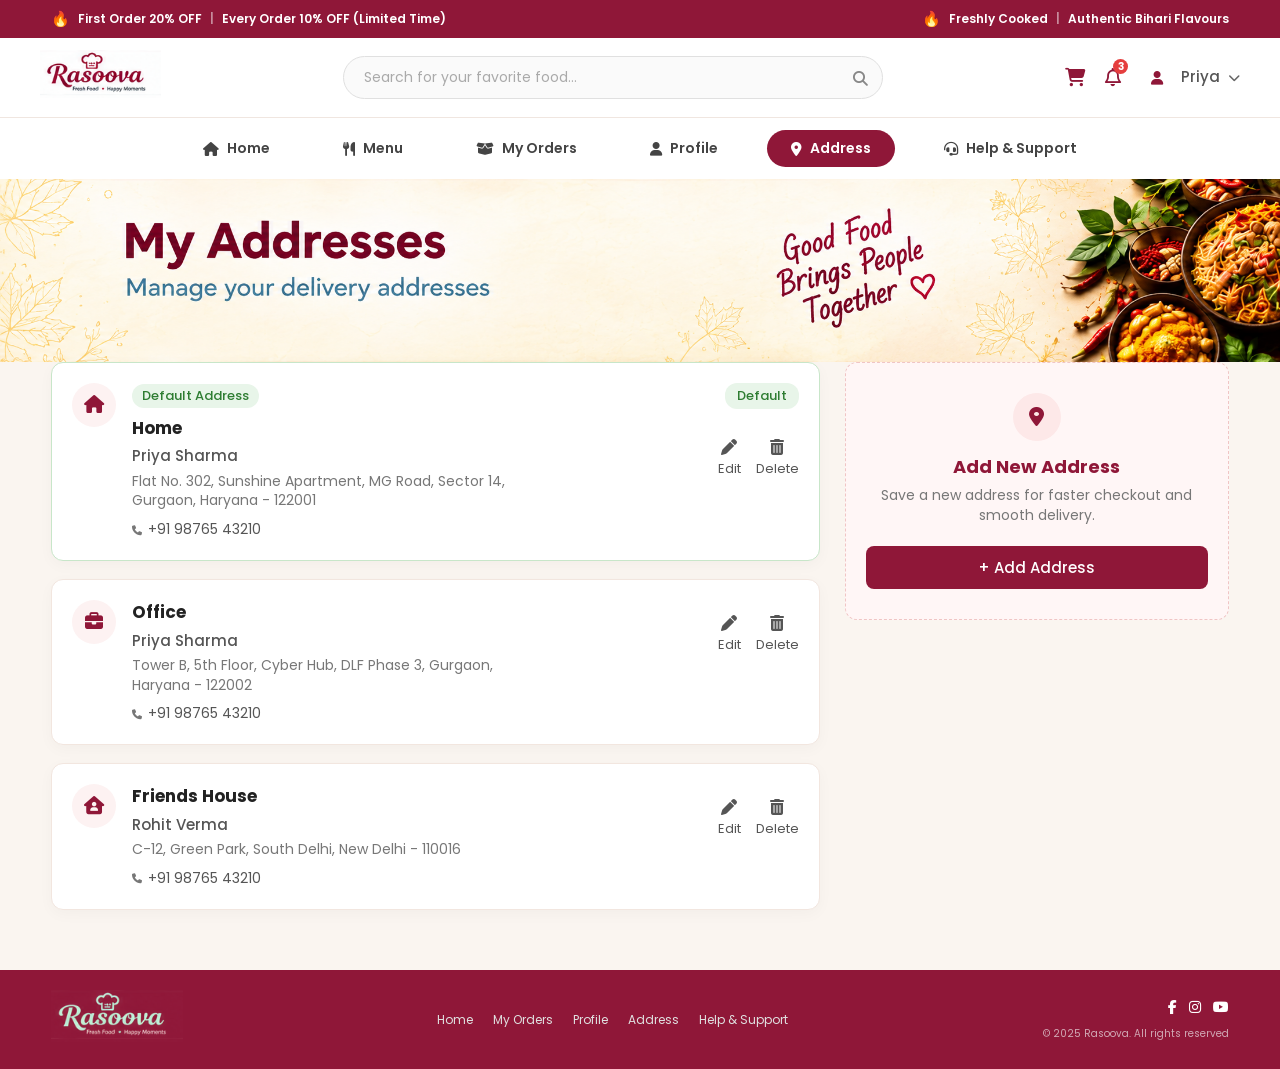
<file: address.html>
<!DOCTYPE html>
<html lang="en">

<head>
  <meta charset="UTF-8">
  <meta name="viewport" content="width=device-width, initial-scale=1.0">
  <title>Rasoova - My Addresses</title>
  <!-- Google Fonts & Font Awesome Icons -->
  <link href="https://fonts.googleapis.com/css2?family=Poppins:wght@300;400;500;600;700&display=swap" rel="stylesheet">
  <link rel="stylesheet" href="https://cdnjs.cloudflare.com/ajax/libs/font-awesome/6.4.0/css/all.min.css">

  <style>
    /* ─────────────────────────────────────────
   ANNOUNCEMENT BAR
───────────────────────────────────────── */
    .announcement {
      height: 38px;
      background: #8f1738;
      color: #fff;
      display: flex;
      align-items: center;
      justify-content: space-between;
      padding: 0 4%;
      font-size: 12px;
      font-weight: 600;
      gap: 8px;
    }

    .ann-left,
    .ann-right {
      display: flex;
      align-items: center;
      gap: 8px;
    }

    .ann-fire {
      font-size: 15px;
    }

    .ann-sep {
      opacity: 0.5;
    }

    /* ==================== GLOBAL STYLES ==================== */
    :root {
      --primary-maroon: #8f1738;
      --primary-hover: #7a1230;
      --bg-cream: #faf5f0;
      --card-bg: #ffffff;
      --text-dark: #333333;
      --text-muted: #666666;
      --border-color: #f0e6e0;
      --shadow: 0 4px 15px rgba(0, 0, 0, 0.03);
    }

    * {
      box-sizing: border-box;
      margin: 0;
      padding: 0;
      font-family: 'Poppins', sans-serif;
    }

    body {
      background-color: var(--bg-cream);
      color: var(--text-dark);
      line-height: 1.5;
      display: flex;
      flex-direction: column;
      min-height: 100vh;
    }

    .container {
      max-width: 100%;
      margin: 0 auto;
      padding: 0 4%;
    }

    /* --- TOP NAVBAR --- */
    .navbar {
      display: flex;
      align-items: center;
      justify-content: space-between;
      padding: 12px 40px;
      background-color: #ffffff;
      border-bottom: 1px solid var(--border-color);
    }

    .brand-logo {
      height: 48px;
      object-fit: contain;
    }

    .nav-search {
      position: relative;
      width: 45%;
      max-width: 550px;
    }

    .nav-search input {
      width: 100%;
      padding: 10px 45px 10px 20px;
      border-radius: 25px;
      border: 1px solid #e0e0e0;
      background-color: #fafafa;
      outline: none;
      font-size: 14px;
      color: #333;
    }

    .nav-search input::placeholder {
      color: #aaa;
    }

    .nav-search .search-btn {
      position: absolute;
      right: 15px;
      top: 50%;
      transform: translateY(-50%);
      background: none;
      border: none;
      color: #888;
      cursor: pointer;
      font-size: 15px;
    }

    .nav-right {
      display: flex;
      align-items: center;
      gap: 20px;
    }

    .notification-icon {
      position: relative;
      font-size: 18px;
      color: var(--primary-maroon);
      cursor: pointer;
    }

    .notification-icon .badge {
      position: absolute;
      top: -5px;
      right: -7px;
      background-color: #e53e3e;
      color: #fff;
      font-size: 10px;
      font-weight: bold;
      border-radius: 50%;
      width: 15px;
      height: 15px;
      display: flex;
      align-items: center;
      justify-content: center;
    }

    .user-dropdown {
      display: flex;
      align-items: center;
      gap: 8px;
      cursor: pointer;
    }

    .avatar-small {
      width: 32px;
      height: 32px;
      background-color: var(--light-pink);
      color: var(--primary-maroon);
      border-radius: 50%;
      display: flex;
      align-items: center;
      justify-content: center;
      font-size: 14px;
    }

    .user-name {
      font-weight: 600;
      font-size: 14px;
    }

    .user-dropdown .arrow {
      font-size: 12px;
      color: #666;
      transition: transform 0.2s ease;
    }

    /* ── USER DROPDOWN MENU ── */
    .user-dropdown-wrapper {
      position: relative;
      display: flex;
      align-items: center;
    }

    .user-dropdown-menu {
      display: none;
      position: absolute;
      top: calc(100% + 12px);
      right: 0;
      background: #ffffff;
      border: 1px solid #edebeb;
      border-radius: 12px;
      min-width: 180px;
      box-shadow: 0 8px 24px rgba(0, 0, 0, 0.12);
      z-index: 999;
      overflow: hidden;
      animation: dropdownIn 0.18s ease;
    }

    @keyframes dropdownIn {
      from {
        opacity: 0;
        transform: translateY(-6px);
      }

      to {
        opacity: 1;
        transform: translateY(0);
      }
    }

    .user-dropdown-menu.open {
      display: block;
    }

    .dropdown-item {
      display: flex;
      align-items: center;
      gap: 10px;
      padding: 12px 18px;
      font-size: 14px;
      font-weight: 500;
      color: #333;
      text-decoration: none;
      transition: background 0.15s;
      border: none;
      background: none;
      width: 100%;
      cursor: pointer;
      font-family: inherit;
    }

    .dropdown-item:hover {
      background: var(--light-pink);
      color: var(--primary-maroon);
    }

    .dropdown-item i {
      width: 16px;
      text-align: center;
      color: var(--primary-maroon);
    }

    .dropdown-divider {
      border: none;
      border-top: 1px solid #f0eded;
      margin: 0;
    }

    .dropdown-item.logout-item {
      color: #dc2626;
    }

    .dropdown-item.logout-item i {
      color: #dc2626;
    }

    .dropdown-item.logout-item:hover {
      background: #fff5f5;
      color: #dc2626;
    }

    /* --- SUB NAVIGATION BAR --- */
    .sub-nav {
      display: flex;
      justify-content: center;
      align-items: center;
      gap: 25px;
      padding: 12px 0;
      background-color: #ffffff;
      box-shadow: 0 2px 4px rgba(0, 0, 0, 0.02);
    }

    .sub-nav .nav-item {
      display: flex;
      align-items: center;
      gap: 8px;
      padding: 8px 24px;
      border-radius: 20px;
      text-decoration: none;
      color: #444;
      font-weight: 600;
      font-size: 14px;
      transition: all 0.2s ease;
    }

    .sub-nav .nav-item.active {
      background-color: var(--primary-maroon);
      color: #ffffff;
    }

    .sub-nav .nav-item:hover:not(.active) {
      background-color: var(--light-pink);
      color: var(--primary-maroon);
    }

    /* ==================== BANNER SECTION ==================== */
    .hero-banner {
      width: 100%;
      aspect-ratio: 1920 / 275;
      overflow: hidden;
    }

    .hero-banner img {
      width: 100%;
      height: 100%;
      display: block;
      object-fit: cover;
      object-position: center;
    }

    /* ==================== ADDRESS SECTION ==================== */

    .page-layout {
      display: grid;
      grid-template-columns: 2fr 1fr;
      gap: 25px;
      margin-bottom: 60px;
    }

    .address-list {
      display: flex;
      flex-direction: column;
      gap: 18px;
    }

    .address-card {
      background: var(--card-bg);
      border-radius: 12px;
      padding: 20px;
      display: flex;
      justify-content: space-between;
      align-items: flex-start;
      border: 1px solid #f2e6df;
      box-shadow: var(--shadow);
      position: relative;
    }

    .address-card.default-border {
      border: 1px solid #c8e6c9;
    }

    .address-card-left {
      display: flex;
      gap: 16px;
    }

    .address-icon {
      width: 44px;
      height: 44px;
      border-radius: 50%;
      background-color: #fdf2f2;
      color: var(--primary-maroon);
      display: flex;
      align-items: center;
      justify-content: center;
      font-size: 18px;
      flex-shrink: 0;
    }

    .address-info {
      display: flex;
      flex-direction: column;
      gap: 4px;
    }

    .tag-container {
      margin-bottom: 4px;
    }

    .badge-default-tag {
      background-color: #e8f5e9;
      color: #2e7d32;
      font-size: 13px;
      padding: 2px 10px;
      border-radius: 12px;
      font-weight: 500;
      display: inline-block;
    }

    .address-title {
      font-size: 17px;
      font-weight: 700;
      color: #222;
    }

    .user-name {
      font-size: 15px;
      font-weight: 500;
      color: #555;
    }

    .address-text {
      font-size: 14px;
      color: #777;
      max-width: 420px;
      line-height: 1.4;
    }

    .phone-number {
      font-size: 14px;
      color: #555;
      display: flex;
      align-items: center;
      gap: 6px;
      margin-top: 4px;
    }

    .address-card-right {
      display: flex;
      flex-direction: column;
      align-items: flex-end;
      gap: 15px;
    }

    .badge-default-top {
      background-color: #e8f5e9;
      color: #2e7d32;
      font-size: 13px;
      padding: 3px 12px;
      border-radius: 12px;
      font-weight: 500;
    }

    .address-actions {
      display: flex;
      gap: 15px;
      margin-top: 15px;
    }

    .action-btn {
      background: none;
      border: none;
      color: #555;
      font-size: 13px;
      cursor: pointer;
      display: flex;
      flex-direction: column;
      align-items: center;
      gap: 4px;
      transition: color 0.2s;
    }

    .action-btn i {
      font-size: 16px;
    }

    .action-btn:hover {
      color: var(--primary-maroon);
    }

    /* Add New Address Sidebar Box */
    .add-address-box {
      background: #fff6f6;
      border: 1px dashed #f0c5c5;
      border-radius: 12px;
      padding: 30px 20px;
      text-align: center;
      display: flex;
      flex-direction: column;
      align-items: center;
      justify-content: center;
    }

    .add-icon-circle {
      width: 48px;
      height: 48px;
      border-radius: 50%;
      background-color: #fde8e8;
      color: var(--primary-maroon);
      display: flex;
      align-items: center;
      justify-content: center;
      font-size: 20px;
      margin-bottom: 12px;
    }

    .add-address-title {
      font-size: 18px;
      font-weight: 700;
      color: var(--primary-maroon);
      margin-bottom: 6px;
    }

    .add-address-sub {
      font-size: 14px;
      color: #777;
      margin-bottom: 20px;
      line-height: 1.4;
    }

    .btn-add-address {
      background-color: var(--primary-maroon);
      color: white;
      border: none;
      padding: 10px 24px;
      border-radius: 8px;
      font-size: 15px;
      font-weight: 500;
      cursor: pointer;
      width: 100%;
      transition: background-color 0.2s;
    }

    .btn-add-address:hover {
      background-color: var(--primary-hover);
    }

    /* ==================== FOOTER ==================== */
    footer {
      background-color: var(--primary-maroon);
      color: white;
      padding: 20px 0;
      margin-top: auto;
      position: relative;
      z-index: 1;
    }

    .footer-container {
      display: flex;
      align-items: center;
      justify-content: space-between;
    }

    .footer-brand .footer-logo-img {
      height: 52px;
      width: auto;
      object-fit: contain;
      filter: invert(1);
      mix-blend-mode: screen;
      opacity: 0.95;
    }

    .footer-links {
      display: flex;
      gap: 20px;
      list-style: none;
    }

    .footer-links a {
      color: #e0e0e0;
      text-decoration: none;
      font-size: 12px;
      transition: color 0.2s;
    }

    .footer-links a:hover {
      color: #ffffff;
    }

    .footer-right {
      display: flex;
      flex-direction: column;
      align-items: flex-end;
      gap: 8px;
    }

    .social-icons {
      display: flex;
      gap: 12px;
    }

    .social-icons a {
      color: white;
      font-size: 14px;
      text-decoration: none;
    }

    .copyright {
      font-size: 10px;
      color: #d1a8b4;
    }

    /* Mobile-only elements */
    .mobile-menu-toggle {
      display: none;
    }

    .mobile-bottom-nav {
      display: none;
    }

    /* Mobile page header (shown instead of banner on mobile) */
    .mobile-page-header {
      display: none;
      padding: 20px 20px 5px;
      background: linear-gradient(to bottom, #fdf4f6, #faf8f8);
    }

    .mobile-page-header h1 {
      font-size: 22px;
      font-weight: 800;
      color: var(--primary-maroon);
      margin-bottom: 4px;
    }

    .mobile-page-header p {
      font-size: 14px;
      color: var(--text-muted);
    }

    /* Responsive Design */
    @media (max-width: 992px) {
      .page-layout {
        grid-template-columns: 1fr;
      }
    }

    @media (max-width: 768px) {

      /* Hide announcement on mobile */
      .announcement {
        display: none;
      }

      /* Navbar mobile layout */
      .navbar {
        padding: 10px 20px;
        position: relative;
        justify-content: flex-end;
      }

      .mobile-menu-toggle {
        display: block;
        position: absolute;
        left: 14px;
        top: 50%;
        transform: translateY(-50%);
        border: 0;
        background: transparent;
        color: var(--text-dark);
        cursor: pointer;
        font-size: 24px;
        line-height: 1;
        padding: 2px;
        z-index: 2;
      }

      .nav-left {
        position: absolute;
        left: 50%;
        transform: translateX(-50%);
      }

      .brand-logo {
        height: 35px;
      }

      .nav-search {
        display: none;
      }

      .user-name,
      .fa-chevron-down {
        display: none;
      }

      .notification-icon {
        font-size: 20px;
      }

      .user-dropdown-menu {
        top: calc(100% + 8px);
        min-width: 160px;
      }

      .dropdown-item {
        padding: 10px 14px;
        font-size: 13px;
      }

      /* Sub-nav: hidden by default, dropdown when opened */
      .sub-nav {
        display: none;
      }

      .sub-nav.open {
        display: flex;
        position: absolute;
        top: 58px;
        left: 0;
        right: 0;
        z-index: 20;
        flex-direction: column;
        align-items: stretch;
        gap: 0;
        padding: 8px 0;
        background: #fff;
        box-shadow: 0 4px 12px rgba(0, 0, 0, 0.12);
      }

      .sub-nav.open .nav-item {
        justify-content: flex-start;
        border-radius: 0;
        padding: 12px 20px;
      }

      /* Swap hero banner for mobile text header */
      .hero-banner {
        display: none;
      }

      .mobile-page-header {
        display: block;
      }

      /* Footer hidden on mobile */
      footer {
        display: none;
      }

      body {
        padding-bottom: 70px;
      }

      /* Page layout: single column */
      .page-layout {
        grid-template-columns: 1fr;
        gap: 16px;
        padding: 16px 16px 20px;
        margin-bottom: 20px;
      }

      /* Address card mobile — stack left/right sections */
      .address-card {
        flex-direction: column;
        gap: 12px;
        padding: 16px;
      }

      .address-card-left {
        gap: 12px;
      }

      .address-icon {
        width: 38px;
        height: 38px;
        font-size: 16px;
      }

      .address-title {
        font-size: 15px;
      }

      .address-text {
        max-width: 100%;
        font-size: 13px;
      }

      /* Move actions row below, aligned left */
      .address-card-right {
        flex-direction: row;
        align-items: center;
        justify-content: space-between;
        width: 100%;
        margin-top: 4px;
        padding-top: 12px;
        border-top: 1px dashed #f0e6e0;
      }

      .address-actions {
        margin-top: 0;
        gap: 20px;
      }

      .badge-default-top {
        font-size: 12px;
        padding: 2px 10px;
      }

      /* Add-address box: compact on mobile */
      .add-address-box {
        padding: 20px 16px;
      }

      .add-address-title {
        font-size: 16px;
      }

      .add-address-sub {
        font-size: 13px;
        margin-bottom: 14px;
      }

      /* Mobile Bottom Nav */
      .mobile-bottom-nav {
        display: flex;
        justify-content: space-around;
        align-items: center;
        position: fixed;
        bottom: 0;
        left: 0;
        right: 0;
        background: #fff;
        box-shadow: 0 -2px 10px rgba(0, 0, 0, 0.05);
        padding: 10px 0 8px;
        z-index: 1000;
      }

      .mobile-bottom-nav a {
        display: flex;
        flex-direction: column;
        align-items: center;
        gap: 4px;
        color: #55606e;
        font-size: 10px;
        font-weight: 600;
        text-decoration: none;
        position: relative;
      }

      .mobile-bottom-nav a.active {
        color: #c02844;
      }

      .nav-cart {
        position: relative;
      }

      .nav-cart .cart-badge {
        position: absolute;
        top: -4px;
        right: 2px;
        background: #f12525;
        color: #fff;
        font-size: 9px;
        font-weight: 700;
        font-style: normal;
        border-radius: 50%;
        width: 15px;
        height: 15px;
        display: flex;
        align-items: center;
        justify-content: center;
        line-height: 1;
      }
    }
  </style>
</head>

<body>


  <!-- ── ANNOUNCEMENT BAR ── -->
  <div class="announcement">
    <div class="ann-left">
      <span class="ann-fire">🔥</span>
      <span>First Order 20% OFF</span>
      <span class="ann-sep">|</span>
      <span>Every Order 10% OFF (Limited Time)</span>
    </div>
    <div class="ann-right">
      <span class="ann-fire">🔥</span>
      <span>Freshly Cooked</span>
      <span class="ann-sep">|</span>
      <span>Authentic Bihari Flavours</span>
    </div>
  </div>


  <!-- TOP NAVBAR -->
  <header class="navbar">
    <button class="mobile-menu-toggle" id="mobile-menu-toggle" type="button" aria-label="Open menu">&#9776;</button>
    <div class="nav-left">
      <img src="./assets/rasoova_logo_desktop.png" alt="Rasoova Logo" class="brand-logo" />
    </div>

    <div class="nav-search">
      <input type="text" placeholder="Search for your favorite food..." />
      <button class="search-btn"><i class="fa-solid fa-magnifying-glass"></i></button>
    </div>

    <div class="nav-right">
      <a href="./cart.html" class="notification-icon" style="text-decoration:none;" aria-label="Cart">
        <i class="fa-solid fa-cart-shopping"></i>
      </a>
      <div class="notification-icon">
        <i class="fa-regular fa-bell"></i>
        <span class="badge">3</span>
      </div>
      <div class="user-dropdown-wrapper" id="user-dropdown-wrapper">
        <div class="user-dropdown" id="user-dropdown-trigger" role="button" aria-haspopup="true" aria-expanded="false"
          tabindex="0" aria-label="User menu">
          <div class="avatar-small">
            <i class="fa-solid fa-user"></i>
          </div>
          <span class="user-name" id="header-user-name">Priya</span>
          <i class="fa-solid fa-chevron-down arrow" id="user-dropdown-arrow"></i>
        </div>
        <div class="user-dropdown-menu" id="user-dropdown-menu" role="menu">
          <a href="./profile.html" class="dropdown-item" role="menuitem">
            <i class="fa-solid fa-user"></i>
            My Profile
          </a>
          <a href="./order.html" class="dropdown-item" role="menuitem">
            <i class="fa-solid fa-box-open"></i>
            My Orders
          </a>
          <hr class="dropdown-divider">
          <button class="dropdown-item logout-item" id="header-logout-btn" type="button" role="menuitem">
            <i class="fa-solid fa-right-from-bracket"></i>
            Logout
          </button>
        </div>
      </div>
    </div>
  </header>

  <!-- SUB NAVIGATION BAR -->
  <nav class="sub-nav">
    <a href="./index.html" class="nav-item">
      <i class="fa-solid fa-house"></i>
      <span>Home</span>
    </a>


    <a href="./menupage.html" class="nav-item">
      <i class="fa-solid fa-utensils"></i>
      <span>Menu</span>
    </a>

    <a href="./order.html" class="nav-item">
      <i class="fa-solid fa-box-open"></i>
      <span>My Orders</span>
    </a>
    <a href="./profile.html" class="nav-item">
      <i class="fa-solid fa-user"></i>
      <span>Profile</span>
    </a>
    <a href="./address.html" class="nav-item active">
      <i class="fa-solid fa-location-dot"></i>
      <span>Address</span>
    </a>
    <a href="./help-support.html" class="nav-item">
      <i class="fa-solid fa-headset"></i>
      <span>Help & Support</span>
    </a>
  </nav>

  <!-- Hero Banner (desktop only) -->
  <div class="hero-banner">
    <img src="./assets/address-banner-image.png" alt="Rasoova My Addresses">
  </div>

  <!-- Mobile Page Header (mobile only) -->
  <div class="mobile-page-header">
    <h1>My Addresses</h1>
    <p>Manage your saved delivery addresses</p>
  </div>

  <!-- Main Content Layout -->
  <main class="container page-layout" style="position: relative; z-index: 1;">

    <!-- Addresses List Container -->
    <div class="address-list" id="addressList">
      <!-- Cards rendered via JavaScript below -->
    </div>

    <!-- Add New Address Sidebar -->
    <div>
      <div class="add-address-box">
        <div class="add-icon-circle">
          <i class="fa-solid fa-location-dot"></i>
        </div>
        <h3 class="add-address-title">Add New Address</h3>
        <p class="add-address-sub">Save a new address for faster checkout and smooth delivery.</p>
        <button class="btn-add-address" id="addAddressBtn">+ Add Address</button>
      </div>
    </div>
  </main>

  <!-- Footer -->
  <footer>
    <div class="container footer-container">
      <div class="footer-brand">
        <img src="./assets/rasoova_logo_desktop.png" alt="Rasoova Logo" class="footer-logo-img">
      </div>

      <ul class="footer-links">
        <li><a href="#">Home</a></li>
        <li><a href="#">My Orders</a></li>
        <li><a href="#">Profile</a></li>
        <li><a href="#">Address</a></li>
        <li><a href="#">Help & Support</a></li>
      </ul>

      <div class="footer-right">
        <div class="social-icons">
          <a href="#"><i class="fa-brands fa-facebook-f"></i></a>
          <a href="#"><i class="fa-brands fa-instagram"></i></a>
          <a href="#"><i class="fa-brands fa-youtube"></i></a>
        </div>
        <div class="copyright">
          © 2025 Rasoova. All rights reserved
        </div>
      </div>
    </div>
  </footer>

  <!-- MOBILE BOTTOM NAV -->
  <nav class="mobile-bottom-nav">
    <a href="./index.html" class="active">
      <svg width="24" height="24" viewBox="0 0 24 24" fill="currentColor">
        <path d="M10 20v-6h4v6h5v-8h3L12 3 2 12h3v8z" />
      </svg>
      <span>Home</span>
    </a>
    <a href="./menupage.html">
      <svg width="24" height="24" viewBox="0 0 24 24" fill="none" stroke="currentColor" stroke-width="2"
        stroke-linecap="round" stroke-linejoin="round">
        <path d="M3 12h18M3 6h18M3 18h18" />
      </svg>
      <span>Menu</span>
    </a>
    <a href="./cart.html" class="nav-cart">
      <svg width="24" height="24" viewBox="0 0 24 24" fill="none" stroke="currentColor" stroke-width="2"
        stroke-linecap="round" stroke-linejoin="round">
        <circle cx="9" cy="21" r="1" />
        <circle cx="20" cy="21" r="1" />
        <path d="M1 1h4l2.68 13.39a2 2 0 0 0 2 1.61h9.72a2 2 0 0 0 2-1.61L23 6H6" />
      </svg>
      <i class="cart-badge">0</i>
      <span>Cart</span>
    </a>
    <a href="./order.html">
      <svg width="24" height="24" viewBox="0 0 24 24" fill="none" stroke="currentColor" stroke-width="2"
        stroke-linecap="round" stroke-linejoin="round">
        <path d="M14 2H6a2 2 0 0 0-2 2v16a2 2 0 0 0 2 2h12a2 2 0 0 0 2-2V8z" />
        <polyline points="14 2 14 8 20 8" />
        <line x1="16" y1="13" x2="8" y2="13" />
        <line x1="16" y1="17" x2="8" y2="17" />
        <polyline points="10 9 9 9 8 9" />
      </svg>
      <span>Orders</span>
    </a>
    <a href="./profile.html">
      <svg width="24" height="24" viewBox="0 0 24 24" fill="none" stroke="currentColor" stroke-width="2"
        stroke-linecap="round" stroke-linejoin="round">
        <path d="M20 21v-2a4 4 0 0 0-4-4H8a4 4 0 0 0-4 4v2" />
        <circle cx="12" cy="7" r="4" />
      </svg>
      <span>Profile</span>
    </a>
  </nav>

  <!-- JavaScript Dynamic Operations -->
  <script>
    // Addresses Data
    const addresses = [
      {
        id: 1,
        type: "Home",
        icon: "fa-house",
        name: "Priya Sharma",
        details: "Flat No. 302, Sunshine Apartment, MG Road, Sector 14, Gurgaon, Haryana - 122001",
        phone: "+91 98765 43210",
        isDefault: true
      },
      {
        id: 2,
        type: "Office",
        icon: "fa-briefcase",
        name: "Priya Sharma",
        details: "Tower B, 5th Floor, Cyber Hub, DLF Phase 3, Gurgaon, Haryana - 122002",
        phone: "+91 98765 43210",
        isDefault: false
      },
      {
        id: 3,
        type: "Friends House",
        icon: "fa-house-user",
        name: "Rohit Verma",
        details: "C-12, Green Park, South Delhi, New Delhi - 110016",
        phone: "+91 98765 43210",
        isDefault: false
      }
    ];

    const addressListEl = document.getElementById('addressList');

    // Render Address List Function
    function renderAddresses() {
      addressListEl.innerHTML = '';

      addresses.forEach(addr => {
        const card = document.createElement('div');
        card.className = `address-card ${addr.isDefault ? 'default-border' : ''}`;

        card.innerHTML = `
          <div class="address-card-left">
            <div class="address-icon">
              <i class="fa-solid ${addr.icon}"></i>
            </div>
            <div class="address-info">
              ${addr.isDefault ? '<div class="tag-container"><span class="badge-default-tag">Default Address</span></div>' : ''}
              <span class="address-title">${addr.type}</span>
              <span class="user-name">${addr.name}</span>
              <p class="address-text">${addr.details}</p>
              <div class="phone-number">
                <i class="fa-solid fa-phone" style="font-size: 10px; color: #777;"></i>
                <span>${addr.phone}</span>
              </div>
            </div>
          </div>

          <div class="address-card-right">
            ${addr.isDefault ? '<span class="badge-default-top">Default</span>' : ''}
            <div class="address-actions">
              <button class="action-btn" onclick="editAddress(${addr.id})">
                <i class="fa-solid fa-pen"></i>
                <span>Edit</span>
              </button>
              <button class="action-btn" onclick="deleteAddress(${addr.id})">
                <i class="fa-solid fa-trash-can"></i>
                <span>Delete</span>
              </button>
            </div>
          </div>
        `;

        addressListEl.appendChild(card);
      });
    }

    // Action Handlers
    function editAddress(id) {
      alert(`Edit address with ID: ${id}`);
    }

    function deleteAddress(id) {
      if (confirm("Are you sure you want to delete this address?")) {
        const index = addresses.findIndex(a => a.id === id);
        if (index !== -1) {
          addresses.splice(index, 1);
          renderAddresses();
        }
      }
    }

    document.getElementById('addAddressBtn').addEventListener('click', () => {
      alert("Opening 'Add New Address' modal form...");
    });

    // Initial Render
    renderAddresses();
  </script>

  <script>
    document.addEventListener('DOMContentLoaded', () => {
      // ── User dropdown ──
      const dropdownTrigger = document.getElementById('user-dropdown-trigger');
      const dropdownMenu = document.getElementById('user-dropdown-menu');
      const dropdownArrow = document.getElementById('user-dropdown-arrow');
      const headerLogoutBtn = document.getElementById('header-logout-btn');
      const headerUserName = document.getElementById('header-user-name');
      if (headerUserName) { const n = localStorage.getItem('rasoovaUserName'); if (n) headerUserName.textContent = n; }
      function openDropdown() { dropdownMenu.classList.add('open'); dropdownTrigger.setAttribute('aria-expanded', 'true'); dropdownArrow.style.transform = 'rotate(180deg)'; }
      function closeDropdown() { dropdownMenu.classList.remove('open'); dropdownTrigger.setAttribute('aria-expanded', 'false'); dropdownArrow.style.transform = 'rotate(0deg)'; }
      if (dropdownTrigger && dropdownMenu) {
        dropdownTrigger.addEventListener('click', (e) => { e.stopPropagation(); dropdownMenu.classList.contains('open') ? closeDropdown() : openDropdown(); });
        document.addEventListener('click', (e) => { if (!dropdownTrigger.contains(e.target) && !dropdownMenu.contains(e.target)) closeDropdown(); });
        document.addEventListener('keydown', (e) => { if (e.key === 'Escape') closeDropdown(); });
      }
      function doLogout() { localStorage.removeItem('rasoovaAuth'); localStorage.removeItem('rasoovaUserName'); closeDropdown(); window.location.href = './login.html'; }
      if (headerLogoutBtn) headerLogoutBtn.addEventListener('click', doLogout);

      // ── Mobile hamburger menu toggle ──
      const menuBtn = document.getElementById('mobile-menu-toggle');
      const subNav = document.querySelector('.sub-nav');
      if (menuBtn && subNav) {
        menuBtn.addEventListener('click', (e) => {
          e.stopPropagation();
          subNav.classList.toggle('open');
          menuBtn.setAttribute('aria-expanded', subNav.classList.contains('open'));
        });
        document.addEventListener('click', (e) => {
          if (!subNav.contains(e.target) && e.target !== menuBtn) {
            subNav.classList.remove('open');
            menuBtn.setAttribute('aria-expanded', 'false');
          }
        });
      }
    });
  </script>
</body>

</html>
</file>
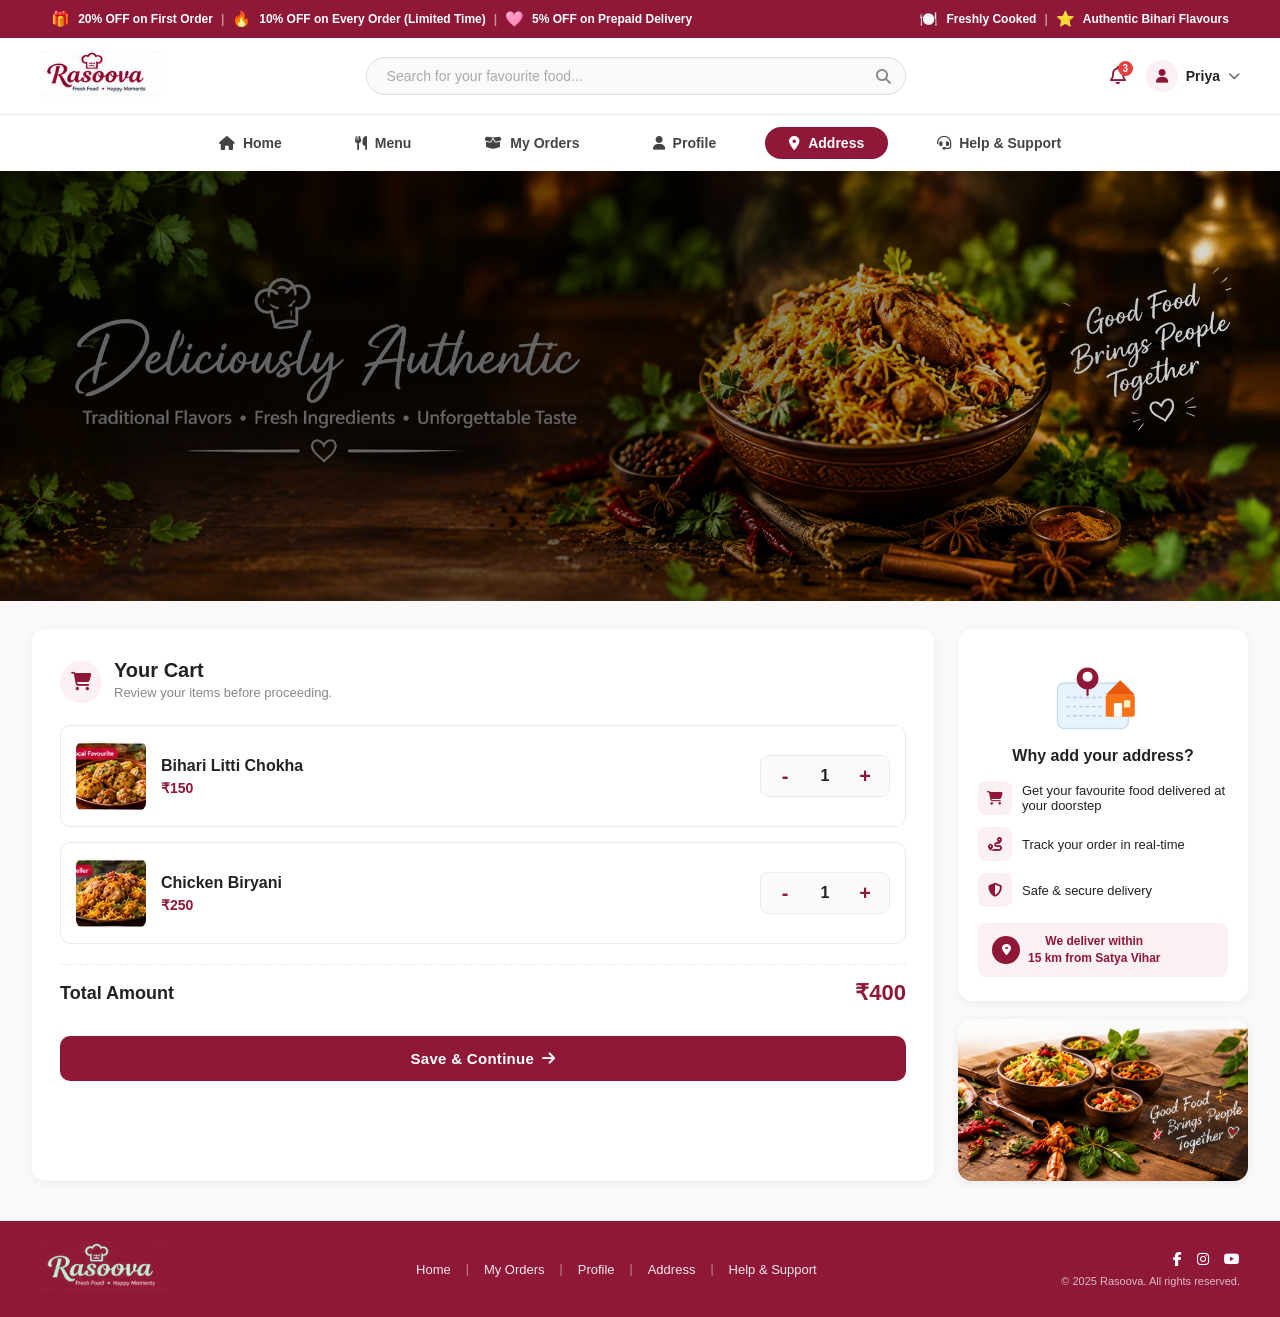
<file: cart.html>
<!DOCTYPE html>
<html lang="en">

<head>
  <meta charset="UTF-8" />
  <meta name="viewport" content="width=device-width, initial-scale=1.0" />
  <title>Rasoova - Delivery Address</title>
  <meta name="description"
    content="Add your delivery address to continue with your Rasoova order. Fast, fresh, authentic Bihari food delivered to your doorstep." />

  <!-- Font Awesome Icons -->
  <link rel="stylesheet" href="https://cdnjs.cloudflare.com/ajax/libs/font-awesome/6.4.0/css/all.min.css" />

  <style>
    /* ─────────────────────────────────────────
       ANNOUNCEMENT BAR
    ───────────────────────────────────────── */
    .announcement {
      height: 38px;
      background: #8f1738;
      color: #fff;
      display: flex;
      align-items: center;
      justify-content: space-between;
      padding: 0 4%;
      font-size: 12px;
      font-weight: 600;
      gap: 8px;
    }

    .ann-left,
    .ann-right {
      display: flex;
      align-items: center;
      gap: 8px;
    }

    .ann-fire {
      font-size: 15px;
    }

    .ann-sep {
      opacity: 0.5;
    }

    /* --- GLOBAL & COLOR VARIABLES --- */
    :root {
      --primary-maroon: #8f1738;
      --primary-hover: #73122d;
      --light-pink: #fbf0f3;
      --bg-page: #faf8f8;
      --card-bg: #f8fafc;
      --border-color: #edebeb;
      --text-dark: #222222;
      --text-muted: #666666;
      --text-light: #888888;
      --green-badge: #16a34a;
      --green-bg: #eefdf4;
    }

    * {
      margin: 0;
      padding: 0;
      box-sizing: border-box;
      font-family: -apple-system, BlinkMacSystemFont, "Segoe UI", Roboto, Helvetica, Arial, sans-serif;
    }

    body {
      background-color: var(--bg-page);
      color: var(--text-dark);
    }

    /* --- TOP NAVBAR --- */
    .navbar {
      display: flex;
      align-items: center;
      justify-content: space-between;
      padding: 12px 40px;
      background-color: #ffffff;
      border-bottom: 1px solid var(--border-color);
    }

    .brand-logo {
      height: 48px;
      object-fit: contain;
    }

    .nav-search {
      position: relative;
      width: 45%;
      max-width: 550px;
    }

    .nav-search input {
      width: 100%;
      padding: 10px 45px 10px 20px;
      border-radius: 25px;
      border: 1px solid #e0e0e0;
      background-color: #fafafa;
      outline: none;
      font-size: 14px;
      color: #333;
    }

    .nav-search input::placeholder {
      color: #aaa;
    }

    .nav-search .search-btn {
      position: absolute;
      right: 15px;
      top: 50%;
      transform: translateY(-50%);
      background: none;
      border: none;
      color: #888;
      cursor: pointer;
      font-size: 15px;
    }

    .nav-right {
      display: flex;
      align-items: center;
      gap: 20px;
    }

    .notification-icon {
      position: relative;
      font-size: 18px;
      color: var(--primary-maroon);
      cursor: pointer;
    }

    .notification-icon .badge {
      position: absolute;
      top: -5px;
      right: -7px;
      background-color: #e53e3e;
      color: #fff;
      font-size: 10px;
      font-weight: bold;
      border-radius: 50%;
      width: 15px;
      height: 15px;
      display: flex;
      align-items: center;
      justify-content: center;
    }

    .user-dropdown {
      display: flex;
      align-items: center;
      gap: 8px;
      cursor: pointer;
    }

    .avatar-small {
      width: 32px;
      height: 32px;
      background-color: var(--light-pink);
      color: var(--primary-maroon);
      border-radius: 50%;
      display: flex;
      align-items: center;
      justify-content: center;
      font-size: 14px;
    }

    .user-name {
      font-weight: 600;
      font-size: 14px;
    }

    .user-dropdown .arrow {
      font-size: 12px;
      color: #666;
      transition: transform 0.2s ease;
    }

    /* ── USER DROPDOWN MENU ── */
    .user-dropdown-wrapper { position: relative; display: flex; align-items: center; }
    .user-dropdown-menu { display: none; position: absolute; top: calc(100% + 12px); right: 0; background: #ffffff; border: 1px solid #edebeb; border-radius: 12px; min-width: 180px; box-shadow: 0 8px 24px rgba(0,0,0,0.12); z-index: 999; overflow: hidden; animation: dropdownIn 0.18s ease; }
    @keyframes dropdownIn { from { opacity: 0; transform: translateY(-6px); } to { opacity: 1; transform: translateY(0); } }
    .user-dropdown-menu.open { display: block; }
    .dropdown-item { display: flex; align-items: center; gap: 10px; padding: 12px 18px; font-size: 14px; font-weight: 500; color: #333; text-decoration: none; transition: background 0.15s; border: none; background: none; width: 100%; cursor: pointer; font-family: inherit; }
    .dropdown-item:hover { background: var(--light-pink); color: var(--primary-maroon); }
    .dropdown-item i { width: 16px; text-align: center; color: var(--primary-maroon); }
    .dropdown-divider { border: none; border-top: 1px solid #f0eded; margin: 0; }
    .dropdown-item.logout-item { color: #dc2626; }
    .dropdown-item.logout-item i { color: #dc2626; }
    .dropdown-item.logout-item:hover { background: #fff5f5; color: #dc2626; }

    /* --- SUB NAVIGATION BAR --- */
    .sub-nav {
      display: flex;
      justify-content: center;
      align-items: center;
      gap: 25px;
      padding: 12px 0;
      background-color: #ffffff;
      box-shadow: 0 2px 4px rgba(0, 0, 0, 0.02);
    }

    .sub-nav .nav-item {
      display: flex;
      align-items: center;
      gap: 8px;
      padding: 8px 24px;
      border-radius: 20px;
      text-decoration: none;
      color: #444;
      font-weight: 600;
      font-size: 14px;
      transition: all 0.2s ease;
    }

    .sub-nav .nav-item.active {
      background-color: var(--primary-maroon);
      color: #ffffff;
    }

    .sub-nav .nav-item:hover:not(.active) {
      background-color: var(--light-pink);
      color: var(--primary-maroon);
    }

    /* ─────────────────────────────────────────
       BANNER HERO
    ───────────────────────────────────────── */
    .cart-banner {
      width: 100%;
      height: auto;
      position: relative;
      overflow: hidden;
    }

    .cart-banner img.banner-bg {
      width: 100%;
      height: auto;
      display: block;
    }

    .cart-banner-overlay {
      position: absolute;
      inset: 0;
      background: linear-gradient(to right, rgba(0, 0, 0, 0.60) 45%, rgba(0, 0, 0, 0.10) 100%);
      display: flex;
      flex-direction: column;
      justify-content: center;
      padding: 0 48px;
    }

    .cart-banner-overlay .brand-tag img {
      height: 34px;
      object-fit: contain;
      filter: brightness(0) invert(1);
      opacity: 0.9;
      margin-bottom: 8px;
      display: block;
    }

    .cart-banner-overlay h1 {
      font-size: 44px;
      font-weight: 800;
      color: #ffffff;
      line-height: 1.1;
      text-shadow: 0 2px 8px rgba(0, 0, 0, 0.4);
      font-style: italic;
      letter-spacing: -0.5px;
    }

    .cart-banner-overlay p {
      font-size: 14px;
      color: rgba(255, 255, 255, 0.88);
      margin-top: 8px;
      text-shadow: 0 1px 4px rgba(0, 0, 0, 0.5);
    }

    /* ─────────────────────────────────────────
       MAIN LAYOUT
    ───────────────────────────────────────── */
    .main-container {
      max-width: 100%;
      margin: 28px auto;
      display: flex;
      gap: 24px;
      padding: 0 32px;
    }

    /* ─── LEFT: CART ITEMS ─── */
    .cart-items-card {
      flex: 1;
      background: #ffffff;
      border-radius: 14px;
      padding: 30px 28px;
      box-shadow: 0 2px 10px rgba(0, 0, 0, 0.05);
    }

    .cart-item {
      display: flex;
      align-items: center;
      gap: 15px;
      padding: 15px;
      border: 1px solid var(--border-color);
      border-radius: 10px;
      margin-bottom: 15px;
      transition: box-shadow 0.2s, transform 0.2s;
    }
    
    .cart-item:hover {
      box-shadow: 0 4px 12px rgba(0, 0, 0, 0.08);
      transform: translateY(-2px);
    }

    .cart-item-img {
      width: 70px;
      height: 70px;
      border-radius: 8px;
      object-fit: cover;
      background-color: var(--light-pink);
      cursor: pointer;
    }

    .cart-item-details {
      flex: 1;
      cursor: pointer;
    }

    .cart-item-details h4 {
      font-size: 16px;
      color: var(--text-dark);
      margin-bottom: 5px;
    }

    .cart-item-details .price {
      font-size: 14px;
      font-weight: 600;
      color: var(--primary-maroon);
    }

    .cart-item-qty {
      display: flex;
      align-items: center;
      gap: 12px;
      background: #fafafa;
      border: 1.5px solid var(--border-color);
      border-radius: 8px;
      padding: 4px 8px;
    }

    .qty-btn {
      background: none;
      border: none;
      font-size: 20px;
      font-weight: bold;
      color: var(--primary-maroon);
      cursor: pointer;
      width: 32px;
      height: 32px;
      display: flex;
      align-items: center;
      justify-content: center;
      border-radius: 6px;
      transition: background-color 0.2s;
    }
    
    .qty-btn:hover {
      background-color: var(--light-pink);
    }

    .cart-item-qty span {
      font-size: 16px;
      font-weight: 600;
      min-width: 24px;
      text-align: center;
    }

    /* ─── LEFT: ADDRESS FORM ─── */
    .address-form-card {
      flex: 1;
      background: #ffffff;
      border-radius: 14px;
      padding: 30px 28px;
      box-shadow: 0 2px 10px rgba(0, 0, 0, 0.05);
    }

    .form-card-header {
      display: flex;
      align-items: flex-start;
      gap: 12px;
      margin-bottom: 22px;
    }

    .form-card-icon {
      width: 42px;
      height: 42px;
      background-color: var(--light-pink);
      color: var(--primary-maroon);
      border-radius: 50%;
      display: flex;
      align-items: center;
      justify-content: center;
      font-size: 18px;
      flex-shrink: 0;
      margin-top: 2px;
    }

    .form-card-header h2 {
      font-size: 20px;
      font-weight: 700;
      color: var(--text-dark);
      margin-bottom: 3px;
    }

    .form-card-header p {
      font-size: 13px;
      color: var(--text-light);
    }

    /* Form Grid */
    .form-row {
      display: grid;
      grid-template-columns: 1fr 1fr;
      gap: 16px;
      margin-bottom: 16px;
    }

    .form-row.single {
      grid-template-columns: 1fr;
    }

    .form-group {
      display: flex;
      flex-direction: column;
      gap: 6px;
    }

    .form-group label {
      font-size: 13px;
      font-weight: 600;
      color: var(--text-dark);
    }

    .form-group label .required {
      color: var(--primary-maroon);
      margin-left: 2px;
    }

    .input-wrapper {
      display: flex;
      align-items: center;
      gap: 10px;
      border: 1.5px solid var(--border-color);
      border-radius: 8px;
      padding: 10px 14px;
      background-color: #ffffff;
      transition: border-color 0.2s, box-shadow 0.2s;
    }

    .input-wrapper:focus-within {
      border-color: var(--primary-maroon);
      box-shadow: 0 0 0 3px rgba(143, 23, 56, 0.08);
    }

    .input-wrapper i {
      color: #aaa;
      font-size: 14px;
      flex-shrink: 0;
    }

    .input-wrapper input {
      border: none;
      outline: none;
      font-size: 13px;
      color: var(--text-dark);
      background: transparent;
      width: 100%;
    }

    .input-wrapper input::placeholder {
      color: #bbb;
    }

    /* Address Type */
    .address-type-group {
      margin-bottom: 16px;
    }

    .address-type-group>label {
      font-size: 13px;
      font-weight: 600;
      color: var(--text-dark);
      display: block;
      margin-bottom: 10px;
    }

    .address-type-group>label .required {
      color: var(--primary-maroon);
    }

    .address-type-options {
      display: flex;
      gap: 10px;
    }

    .type-btn {
      display: flex;
      align-items: center;
      gap: 7px;
      padding: 9px 20px;
      border-radius: 8px;
      border: 1.5px solid var(--border-color);
      background: #fff;
      font-size: 13px;
      font-weight: 500;
      color: var(--text-dark);
      cursor: pointer;
      transition: all 0.2s;
    }

    .type-btn.active {
      background-color: var(--primary-maroon);
      border-color: var(--primary-maroon);
      color: #ffffff;
    }

    .type-btn:hover:not(.active) {
      border-color: var(--primary-maroon);
      color: var(--primary-maroon);
    }

    /* Default address checkbox */
    .default-addr-row {
      display: flex;
      align-items: center;
      gap: 8px;
      margin-bottom: 22px;
    }

    .default-addr-row input[type="checkbox"] {
      width: 16px;
      height: 16px;
      accent-color: var(--primary-maroon);
      cursor: pointer;
    }

    .default-addr-row label {
      font-size: 13px;
      color: var(--text-dark);
      cursor: pointer;
      font-weight: 500;
    }

    /* Save Button */
    .save-btn {
      width: 100%;
      padding: 14px;
      background-color: var(--primary-maroon);
      color: #ffffff;
      border: none;
      border-radius: 10px;
      font-size: 15px;
      font-weight: 700;
      cursor: pointer;
      display: flex;
      align-items: center;
      justify-content: center;
      gap: 8px;
      transition: background-color 0.2s, transform 0.15s;
      letter-spacing: 0.3px;
    }

    .save-btn:hover {
      background-color: var(--primary-hover);
      transform: translateY(-1px);
    }

    .save-btn:active {
      transform: translateY(0);
    }

    /* ─── RIGHT: SIDEBAR ─── */
    .address-sidebar {
      width: 290px;
      flex-shrink: 0;
      display: flex;
      flex-direction: column;
      gap: 18px;
    }

    /* Why Address Card */
    .why-card {
      background: #ffffff;
      border-radius: 14px;
      padding: 24px 20px;
      box-shadow: 0 2px 10px rgba(0, 0, 0, 0.05);
      text-align: center;
    }

    .why-card-svg {
      width: 100px;
      height: 80px;
      margin: 0 auto 14px;
      display: block;
    }

    .why-card h3 {
      font-size: 16px;
      font-weight: 700;
      color: var(--text-dark);
      margin-bottom: 16px;
    }

    .why-list {
      list-style: none;
      display: flex;
      flex-direction: column;
      gap: 12px;
      text-align: left;
    }

    .why-list li {
      display: flex;
      align-items: center;
      gap: 10px;
      font-size: 13px;
      color: var(--text-dark);
    }

    .why-list li .why-icon {
      width: 34px;
      height: 34px;
      background-color: var(--light-pink);
      color: var(--primary-maroon);
      border-radius: 8px;
      display: flex;
      align-items: center;
      justify-content: center;
      font-size: 14px;
      flex-shrink: 0;
    }

    /* Delivery badge inside why-card */
    .delivery-badge {
      display: flex;
      align-items: center;
      gap: 8px;
      background-color: var(--light-pink);
      border-radius: 8px;
      padding: 10px 14px;
      margin-top: 16px;
    }

    .delivery-badge .badge-icon {
      width: 28px;
      height: 28px;
      background-color: var(--primary-maroon);
      color: #fff;
      border-radius: 50%;
      display: flex;
      align-items: center;
      justify-content: center;
      font-size: 12px;
      flex-shrink: 0;
    }

    .delivery-badge p {
      font-size: 12px;
      font-weight: 600;
      color: var(--primary-maroon);
      line-height: 1.4;
    }

    /* Bottom food image */
    .bottom-food-img {
      border-radius: 14px;
      overflow: hidden;
      box-shadow: 0 2px 10px rgba(0, 0, 0, 0.07);
      flex-shrink: 0;
    }

    .bottom-food-img img {
      width: 100%;
      height: auto;
      display: block;
    }

    /* ─────────────────────────────────────────
       FOOTER
    ───────────────────────────────────────── */
    .footer {
      background-color: var(--primary-maroon);
      color: #ffffff;
      display: flex;
      align-items: center;
      justify-content: space-between;
      padding: 20px 40px;
      margin-top: 40px;
    }

    .footer-logo {
      height: 52px;
      object-fit: contain;
      filter: invert(1);
      mix-blend-mode: screen;
      opacity: 0.95;
    }

    .footer-links {
      display: flex;
      align-items: center;
      gap: 15px;
    }

    .footer-links a {
      color: #ffffff;
      text-decoration: none;
      font-size: 13px;
      opacity: 0.9;
    }

    .footer-links .divider {
      opacity: 0.5;
      font-size: 12px;
    }

    .footer-right {
      display: flex;
      flex-direction: column;
      align-items: flex-end;
      gap: 8px;
    }

    .social-icons {
      display: flex;
      gap: 15px;
    }

    .social-icons a {
      color: #ffffff;
      font-size: 14px;
    }

    .copyright {
      font-size: 11px;
      opacity: 0.7;
    }

    /* Mobile menu toggle — hidden on desktop */
    .mobile-menu-toggle {
      display: none;
    }

    /* Mobile bottom nav — hidden on desktop */
    .mobile-bottom-nav {
      display: none;
    }

    /* ─────────────────────────────────────────
       RESPONSIVE
    ───────────────────────────────────────── */
    @media (max-width: 900px) {
      .main-container {
        flex-direction: column;
        padding: 0 16px;
      }

      .address-sidebar {
        width: 100%;
      }

      .form-row {
        grid-template-columns: 1fr;
      }
    }

    @media (max-width: 768px) {
      .announcement {
        display: none;
      }

      /* Navbar mobile */
      .navbar {
        padding: 10px 20px;
        position: sticky;
        top: 0;
        z-index: 1000;
        background: #ffffff;
        justify-content: flex-end;
      }

      .mobile-menu-toggle {
        display: block;
        position: absolute;
        left: 14px;
        top: 50%;
        transform: translateY(-50%);
        border: 0;
        background: transparent;
        color: var(--text-dark);
        cursor: pointer;
        font-size: 24px;
        line-height: 1;
        padding: 2px;
        z-index: 2;
      }

      .nav-left {
        position: absolute;
        left: 50%;
        transform: translateX(-50%);
      }

      .nav-search {
        display: none;
      }

      .user-name,
      .fa-chevron-down {
        display: none;
      }

      .brand-logo {
        height: 35px;
      }

      .notification-icon {
        font-size: 20px;
      }

      /* Sub-nav: hidden by default, slide-down when open */
      .sub-nav {
        display: none;
      }

      .sub-nav.open {
        display: flex;
        position: fixed;
        top: 58px;
        left: 0;
        right: 0;
        z-index: 20;
        flex-direction: column;
        align-items: stretch;
        gap: 0;
        padding: 8px 0;
        background: #ffffff;
        box-shadow: 0 4px 12px rgba(0, 0, 0, 0.12);
      }

      .sub-nav.open .nav-item {
        justify-content: flex-start;
        border-radius: 0;
        padding: 8px 20px;
      }

      /* Footer hidden on mobile — replaced by bottom nav */
      .footer {
        display: none;
      }

      body {
        padding-bottom: 70px;
      }

      /* Banner */
      .cart-banner {
        height: auto;
      }

      .cart-banner-overlay h1 {
        font-size: 28px;
      }

      .cart-banner-overlay {
        padding: 0 20px;
      }

      /* Mobile Bottom Nav */
      body {
        padding-bottom: 60px;
      }

      .mobile-bottom-nav {
        display: flex;
        justify-content: space-around;
        align-items: center;
        position: fixed;
        bottom: 0;
        left: 0;
        right: 0;
        background: #fff;
        box-shadow: 0 -2px 10px rgba(0, 0, 0, 0.05);
        padding: 10px 0 8px;
        z-index: 1000;
      }

      .mobile-bottom-nav a {
        display: flex;
        flex-direction: column;
        align-items: center;
        gap: 4px;
        color: #55606e;
        font-size: 10px;
        font-weight: 600;
        position: relative;
        text-decoration: none;
      }

      .mobile-bottom-nav a.active {
        color: #c02844;
      }

      .nav-cart .cart-badge {
        position: absolute;
        top: -4px;
        right: 6px;
        background: #f12525;
        color: #fff;
        font-size: 9px;
        font-weight: 700;
        font-style: normal;
        border-radius: 50%;
        width: 15px;
        height: 15px;
        display: flex;
        align-items: center;
        justify-content: center;
      }
    }
  </style>
</head>

<body>

  <!-- ANNOUNCEMENT BAR -->
  <div class="announcement">
    <div class="ann-left">
      <span class="ann-fire">🎁</span>
      <span>20% OFF on First Order</span>
      <span class="ann-sep">|</span>
      <span class="ann-fire">🔥</span>
      <span>10% OFF on Every Order (Limited Time)</span>
      <span class="ann-sep">|</span>
      <span class="ann-fire">🩷</span>
      <span>5% OFF on Prepaid Delivery</span>
    </div>
    <div class="ann-right">
      <span class="ann-fire">🍽️</span>
      <span>Freshly Cooked</span>
      <span class="ann-sep">|</span>
      <span class="ann-fire">⭐</span>
      <span>Authentic Bihari Flavours</span>
    </div>
  </div>

  <!-- TOP NAVBAR -->
  <header class="navbar">
    <button class="mobile-menu-toggle" id="mobile-menu-toggle" type="button" aria-label="Open menu">☰</button>
    <div class="nav-left">
      <img src="./assets/rasoova_logo_desktop.png" alt="Rasoova Logo" class="brand-logo" />
    </div>

    <div class="nav-search">
      <input type="text" id="navbar-search" placeholder="Search for your favourite food..." />
      <button class="search-btn" aria-label="Search"><i class="fa-solid fa-magnifying-glass"></i></button>
    </div>

    <div class="nav-right">
      <div class="notification-icon" id="notification-bell">
        <i class="fa-regular fa-bell"></i>
        <span class="badge">3</span>
      </div>
      <div class="user-dropdown-wrapper" id="user-dropdown-wrapper">
        <div class="user-dropdown" id="user-dropdown-trigger" role="button" aria-haspopup="true" aria-expanded="false" tabindex="0" aria-label="User menu">
          <div class="avatar-small">
            <i class="fa-solid fa-user"></i>
          </div>
          <span class="user-name" id="header-user-name">Priya</span>
          <i class="fa-solid fa-chevron-down arrow" id="user-dropdown-arrow"></i>
        </div>
        <div class="user-dropdown-menu" id="user-dropdown-menu" role="menu">
          <a href="./profile.html" class="dropdown-item" role="menuitem">
            <i class="fa-solid fa-user"></i>
            My Profile
          </a>
          <a href="./order.html" class="dropdown-item" role="menuitem">
            <i class="fa-solid fa-box-open"></i>
            My Orders
          </a>
          <hr class="dropdown-divider">
          <button class="dropdown-item logout-item" id="header-logout-btn" type="button" role="menuitem">
            <i class="fa-solid fa-right-from-bracket"></i>
            Logout
          </button>
        </div>
      </div>
    </div>
  </header>

  <!-- SUB NAVIGATION BAR -->
  <nav class="sub-nav">
    <a href="./index.html" class="nav-item" id="nav-home">
      <i class="fa-solid fa-house"></i>
      <span>Home</span>
    </a>

      <a href="./menupage.html" class="nav-item" id="nav-menu">
      <i class="fa-solid fa-utensils"></i>
      <span>Menu</span>
    </a>
    <a href="./order.html" class="nav-item" id="nav-orders">
      <i class="fa-solid fa-box-open"></i>
      <span>My Orders</span>
    </a>
  
    <a href="./profile.html" class="nav-item" id="nav-profile">
      <i class="fa-solid fa-user"></i>
      <span>Profile</span>
    </a>
    <a href="./cart.html" class="nav-item active" id="nav-address">
      <i class="fa-solid fa-location-dot"></i>
      <span>Address</span>
    </a>
    <a href="./help-support.html" class="nav-item" id="nav-help">
      <i class="fa-solid fa-headset"></i>
      <span>Help &amp; Support</span>
    </a>
  </nav>

  <!-- BANNER -->
  <section class="cart-banner">
    <img class="banner-bg" src="./assets/cart-banner-image.png"
      alt="Delivery Address Banner - Freshly Cooked Authentic Bihari Flavours" />
    <div class="cart-banner-overlay">


    </div>
  </section>

  <!-- MAIN CONTENT -->
  <main class="main-container">

    <!-- LEFT: CART ITEMS -->
    <div class="cart-items-card" id="cart-items-section">
      <div class="form-card-header">
        <div class="form-card-icon">
          <i class="fa-solid fa-cart-shopping"></i>
        </div>
        <div>
          <h2>Your Cart</h2>
          <p>Review your items before proceeding.</p>
        </div>
      </div>

      <!-- Cart Item 1 -->
      <div class="cart-item" onclick="window.location.href='./product-details.html'">
        <img src="./assets/menu_litti_chokha.webp" alt="Litti Chokha" class="cart-item-img">
        <div class="cart-item-details">
          <h4>Bihari Litti Chokha</h4>
          <p class="price" data-unit-price="150">₹150</p>
        </div>
        <div class="cart-item-qty" onclick="event.stopPropagation();">
          <button class="qty-btn" type="button" onclick="updateQty(this, -1)">-</button>
          <span class="qty-val">1</span>
          <button class="qty-btn" type="button" onclick="updateQty(this, 1)">+</button>
        </div>
      </div>

      <!-- Cart Item 2 -->
      <div class="cart-item" onclick="window.location.href='./product-details.html'">
        <img src="./assets/menu_chicken_biryani.webp" alt="Chicken Biryani" class="cart-item-img">
        <div class="cart-item-details">
          <h4>Chicken Biryani</h4>
          <p class="price" data-unit-price="250">₹250</p>
        </div>
        <div class="cart-item-qty" onclick="event.stopPropagation();">
          <button class="qty-btn" type="button" onclick="updateQty(this, -1)">-</button>
          <span class="qty-val">1</span>
          <button class="qty-btn" type="button" onclick="updateQty(this, 1)">+</button>
        </div>
      </div>

      <!-- Total Section -->
      <div class="cart-total-section" style="display: flex; justify-content: space-between; align-items: center; padding: 15px 0; border-top: 1.5px dashed var(--border-color); margin-top: 20px;">
        <h3 style="font-size: 18px; color: var(--text-dark);">Total Amount</h3>
        <h3 id="cart-grand-total" style="font-size: 22px; font-weight: 800; color: var(--primary-maroon);">₹400</h3>
      </div>

      <button type="button" class="save-btn" id="proceed-to-address-btn" style="margin-top: 15px;">
        Save &amp; Continue <i class="fa-solid fa-arrow-right"></i>
      </button>
    </div>

    <!-- LEFT: ADD ADDRESS FORM -->
    <div class="address-form-card" id="address-section" style="display: none;">
      <div class="form-card-header">
        <div class="form-card-icon">
          <i class="fa-solid fa-location-dot"></i>
        </div>
        <div>
          <h2>Add New Delivery Address</h2>
          <p>Enter your complete address for smooth and timely delivery.</p>
        </div>
      </div>

      <form id="delivery-address-form">

        <!-- Row 1: Full Name + Mobile -->
        <div class="form-row">
          <div class="form-group">
            <label for="full-name">Full Name <span class="required">*</span></label>
            <div class="input-wrapper">
              <i class="fa-regular fa-user"></i>
              <input type="text" id="full-name" placeholder="Enter your full name" required />
            </div>
          </div>
          <div class="form-group">
            <label for="mobile-number">Mobile Number <span class="required">*</span></label>
            <div class="input-wrapper">
              <i class="fa-solid fa-mobile-screen-button"></i>
              <input type="tel" id="mobile-number" placeholder="Enter 10 digit mobile number" maxlength="10" required />
            </div>
          </div>
        </div>

        <!-- Row 2: Address Line 1 -->
        <div class="form-row single">
          <div class="form-group">
            <label for="address-line1">Address Line 1 <span class="required">*</span></label>
            <div class="input-wrapper">
              <i class="fa-solid fa-house"></i>
              <input type="text" id="address-line1" placeholder="House No. / Building / Street" required />
            </div>
          </div>
        </div>

        <!-- Row 3: Address Line 2 -->
        <div class="form-row single">
          <div class="form-group">
            <label for="address-line2">Address Line 2 <span
                style="font-size:12px;color:#aaa;font-weight:400">(Optional)</span></label>
            <div class="input-wrapper">
              <i class="fa-solid fa-location-dot"></i>
              <input type="text" id="address-line2" placeholder="Landmark / Area / Nearby" />
            </div>
          </div>
        </div>

        <!-- Row 4: City + Pincode -->
        <div class="form-row">
          <div class="form-group">
            <label for="city">City <span class="required">*</span></label>
            <div class="input-wrapper">
              <i class="fa-solid fa-building"></i>
              <input type="text" id="city" placeholder="Bhubaneswar" value="Bhubaneswar" required />
            </div>
          </div>
          <div class="form-group">
            <label for="pincode">Pincode <span class="required">*</span></label>
            <div class="input-wrapper">
              <i class="fa-solid fa-location-dot"></i>
              <input type="text" id="pincode" placeholder="Enter pincode" maxlength="6" required />
            </div>
          </div>
        </div>

        <!-- Address Type -->
        <div class="address-type-group">
          <label>Address Type <span class="required">*</span></label>
          <div class="address-type-options">
            <button type="button" class="type-btn active" id="type-home" onclick="selectType('home')">
              <i class="fa-solid fa-house"></i> Home
            </button>
            <button type="button" class="type-btn" id="type-office" onclick="selectType('office')">
              <i class="fa-regular fa-building"></i> Office
            </button>
            <button type="button" class="type-btn" id="type-other" onclick="selectType('other')">
              <i class="fa-solid fa-ellipsis"></i> Other
            </button>
          </div>
        </div>

        <!-- Default Address -->
        <div class="default-addr-row">
          <input type="checkbox" id="set-default" checked />
          <label for="set-default">Set as default address</label>
        </div>

        <!-- Save Button -->
        <button type="submit" class="save-btn" id="save-continue-btn">
          Save &amp; Continue <i class="fa-solid fa-arrow-right"></i>
        </button>

      </form>
    </div>

    <!-- RIGHT: SIDEBAR -->
    <aside class="address-sidebar">

      <!-- Why Add Address Card -->
      <div class="why-card">
        <!-- Inline SVG map+pin illustration -->
        <svg class="why-card-svg" viewBox="0 0 110 88" fill="none" xmlns="http://www.w3.org/2000/svg">
          <rect x="5" y="33" width="78" height="50" rx="7" fill="#e8f4fd" stroke="#c5ddf0" stroke-width="1.5" />
          <line x1="15" y1="49" x2="70" y2="49" stroke="#b0cce8" stroke-width="1.5" stroke-dasharray="4 3" />
          <line x1="15" y1="59" x2="60" y2="59" stroke="#b0cce8" stroke-width="1.5" stroke-dasharray="4 3" />
          <line x1="15" y1="69" x2="65" y2="69" stroke="#b0cce8" stroke-width="1.5" stroke-dasharray="4 3" />
          <rect x="58" y="46" width="32" height="24" rx="3" fill="#f97316" />
          <polygon points="58,46 74,30 90,46" fill="#ea580c" />
          <rect x="67" y="55" width="9" height="15" rx="1.5" fill="#fff" />
          <rect x="78" y="52" width="7" height="8" rx="1" fill="#fef3c7" />
          <circle cx="38" cy="28" r="12" fill="#8f1738" />
          <circle cx="38" cy="26" r="5.5" fill="#fff" />
          <path d="M38 38 L38 46" stroke="#8f1738" stroke-width="2.5" stroke-linecap="round" />
        </svg>

        <h3>Why add your address?</h3>

        <ul class="why-list">
          <li>
            <span class="why-icon"><i class="fa-solid fa-cart-shopping"></i></span>
            Get your favourite food delivered at your doorstep
          </li>
          <li>
            <span class="why-icon"><i class="fa-solid fa-route"></i></span>
            Track your order in real-time
          </li>
          <li>
            <span class="why-icon"><i class="fa-solid fa-shield-halved"></i></span>
            Safe &amp; secure delivery
          </li>
        </ul>

        <div class="delivery-badge">
          <div class="badge-icon">
            <i class="fa-solid fa-location-dot"></i>
          </div>
          <p>We deliver within<br />15 km from Satya Vihar</p>
        </div>
      </div>

      <!-- Bottom Food Image -->
      <div class="bottom-food-img">
        <img src="./assets/cart-page image.png" alt="Good Food Brings People Together" />
      </div>

    </aside>

  </main>

  <!-- FOOTER -->
  <footer class="footer">
    <div class="footer-left">
      <img src="./assets/rasoova_logo_desktop.png" alt="Rasoova Logo" class="footer-logo" />
    </div>

    <div class="footer-links">
      <a href="./index.html">Home</a>
      <span class="divider">|</span>
      <a href="./order.html">My Orders</a>
      <span class="divider">|</span>
      <a href="./profile.html">Profile</a>
      <span class="divider">|</span>
      <a href="./cart.html">Address</a>
      <span class="divider">|</span>
      <a href="./help-support.html">Help &amp; Support</a>
    </div>

    <div class="footer-right">
      <div class="social-icons">
        <a href="#" aria-label="Facebook"><i class="fa-brands fa-facebook-f"></i></a>
        <a href="#" aria-label="Instagram"><i class="fa-brands fa-instagram"></i></a>
        <a href="#" aria-label="YouTube"><i class="fa-brands fa-youtube"></i></a>
      </div>
      <div class="copyright">
        &copy; 2025 Rasoova. All rights reserved.
      </div>
    </div>
  </footer>

  <!-- MOBILE BOTTOM NAV -->
  <nav class="mobile-bottom-nav">
    <a href="./index.html" >
      <svg width="24" height="24" viewBox="0 0 24 24" fill="currentColor">
        <path d="M10 20v-6h4v6h5v-8h3L12 3 2 12h3v8z" />
      </svg>
      <span>Home</span>
    </a>
    <a href="./menupage.html">
      <svg width="24" height="24" viewBox="0 0 24 24" fill="none" stroke="currentColor" stroke-width="2"
        stroke-linecap="round" stroke-linejoin="round">
        <path d="M3 12h18M3 6h18M3 18h18" />
      </svg>
      <span>Menu</span>
    </a>
    <a href="./cart.html" class="nav-cart active"  >
      <svg width="24" height="24" viewBox="0 0 24 24" fill="none" stroke="currentColor" stroke-width="2"
        stroke-linecap="round" stroke-linejoin="round">
        <circle cx="9" cy="21" r="1" />
        <circle cx="20" cy="21" r="1" />
        <path d="M1 1h4l2.68 13.39a2 2 0 0 0 2 1.61h9.72a2 2 0 0 0 2-1.61L23 6H6" />
      </svg>
      <i class="cart-badge">0</i>
      <span>Cart</span>
    </a>
    <a href="./order.html">
      <svg width="24" height="24" viewBox="0 0 24 24" fill="none" stroke="currentColor" stroke-width="2"
        stroke-linecap="round" stroke-linejoin="round">
        <path d="M14 2H6a2 2 0 0 0-2 2v16a2 2 0 0 0 2 2h12a2 2 0 0 0 2-2V8z" />
        <polyline points="14 2 14 8 20 8" />
        <line x1="16" y1="13" x2="8" y2="13" />
        <line x1="16" y1="17" x2="8" y2="17" />
        <polyline points="10 9 9 9 8 9" />
      </svg>
      <span>Orders</span>
    </a>
    <a href="./profile.html">
      <svg width="24" height="24" viewBox="0 0 24 24" fill="none" stroke="currentColor" stroke-width="2"
        stroke-linecap="round" stroke-linejoin="round">
        <path d="M20 21v-2a4 4 0 0 0-4-4H8a4 4 0 0 0-4 4v2" />
        <circle cx="12" cy="7" r="4" />
      </svg>
      <span>Profile</span>
    </a>
  </nav>

  <script>
    // Address Type Toggle
    function selectType(type) {
      document.querySelectorAll('.type-btn').forEach(function (btn) {
        btn.classList.remove('active');
      });
      document.getElementById('type-' + type).classList.add('active');
    }

    // Proceed to address section from cart items
    document.getElementById('proceed-to-address-btn').addEventListener('click', function () {
      document.getElementById('cart-items-section').style.display = 'none';
      document.getElementById('address-section').style.display = 'block';
      window.scrollTo({ top: 0, behavior: 'smooth' });
    });

    // Quantity functionality
    function updateQty(btn, change) {
      const span = btn.parentElement.querySelector('.qty-val');
      let currentQty = parseInt(span.innerText);
      currentQty += change;
      if (currentQty < 1) currentQty = 1;
      span.innerText = currentQty;

      // Update price
      const cartItem = btn.closest('.cart-item');
      const priceElem = cartItem.querySelector('.price');
      const unitPrice = parseInt(priceElem.getAttribute('data-unit-price'));
      priceElem.innerText = '₹' + (unitPrice * currentQty);

      updateGrandTotal();
    }

    function updateGrandTotal() {
      let total = 0;
      document.querySelectorAll('.cart-item').forEach(function(item) {
        const priceElem = item.querySelector('.price');
        const unitPrice = parseInt(priceElem.getAttribute('data-unit-price'));
        const qty = parseInt(item.querySelector('.qty-val').innerText);
        total += unitPrice * qty;
      });
      document.getElementById('cart-grand-total').innerText = '₹' + total;
    }

    // Initialize total on load
    updateGrandTotal();

    // Continue to checkout after the address form passes validation
    document.getElementById('delivery-address-form').addEventListener('submit', function (e) {
      e.preventDefault();
      window.location.href = './checkout.html';
    });

    // Only digits in mobile & pincode
    document.getElementById('mobile-number').addEventListener('input', function () {
      this.value = this.value.replace(/\D/g, '');
    });
    document.getElementById('pincode').addEventListener('input', function () {
      this.value = this.value.replace(/\D/g, '');
    });

    // Hamburger menu toggle
    var menuBtn = document.getElementById('mobile-menu-toggle');
    var subNav = document.querySelector('.sub-nav');
    if (menuBtn) {
      menuBtn.addEventListener('click', function () {
        subNav.classList.toggle('open');
      });
    }
  </script>

  <script>
  document.addEventListener('DOMContentLoaded', () => {
    const dropdownTrigger = document.getElementById('user-dropdown-trigger');
    const dropdownMenu    = document.getElementById('user-dropdown-menu');
    const dropdownArrow   = document.getElementById('user-dropdown-arrow');
    const headerLogoutBtn = document.getElementById('header-logout-btn');
    const headerUserName  = document.getElementById('header-user-name');
    if (headerUserName) { const n = localStorage.getItem('rasoovaUserName'); if (n) headerUserName.textContent = n; }
    function openDropdown() { dropdownMenu.classList.add('open'); dropdownTrigger.setAttribute('aria-expanded','true'); dropdownArrow.style.transform='rotate(180deg)'; }
    function closeDropdown() { dropdownMenu.classList.remove('open'); dropdownTrigger.setAttribute('aria-expanded','false'); dropdownArrow.style.transform='rotate(0deg)'; }
    if (dropdownTrigger && dropdownMenu) {
      dropdownTrigger.addEventListener('click', (e) => { e.stopPropagation(); dropdownMenu.classList.contains('open') ? closeDropdown() : openDropdown(); });
      document.addEventListener('click', (e) => { if (!dropdownTrigger.contains(e.target) && !dropdownMenu.contains(e.target)) closeDropdown(); });
      document.addEventListener('keydown', (e) => { if (e.key === 'Escape') closeDropdown(); });
    }
    function doLogout() { localStorage.removeItem('rasoovaAuth'); localStorage.removeItem('rasoovaUserName'); closeDropdown(); window.location.href = './login.html'; }
    if (headerLogoutBtn) headerLogoutBtn.addEventListener('click', doLogout);
  });
  </script>

</body>

</html>
</file>
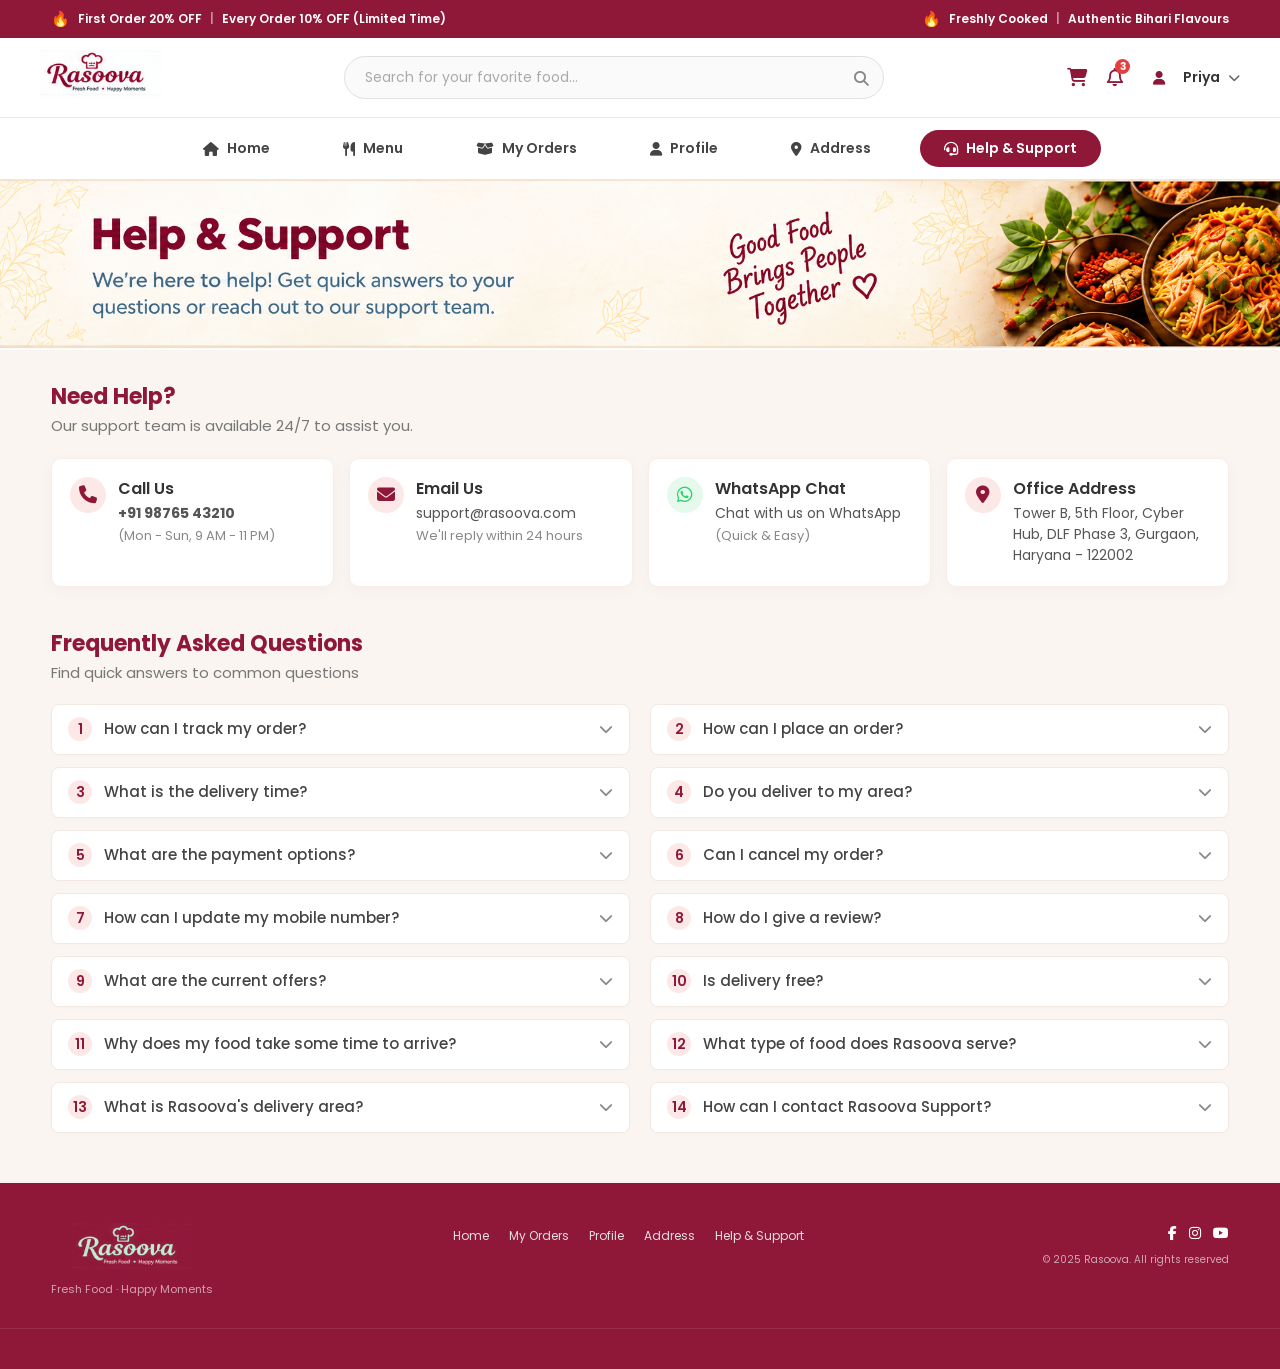
<file: help-support.html>
<!DOCTYPE html>
<html lang="en">

<head>
  <meta charset="UTF-8">
  <meta name="viewport" content="width=device-width, initial-scale=1.0">
  <title>Rasoova - Help & Support</title>
  <!-- Google Fonts & Font Awesome Icons -->
  <link href="https://fonts.googleapis.com/css2?family=Poppins:wght@300;400;500;600;700&display=swap" rel="stylesheet">
  <link rel="stylesheet" href="https://cdnjs.cloudflare.com/ajax/libs/font-awesome/6.4.0/css/all.min.css">

  <style>

   /* ─────────────────────────────────────────
   ANNOUNCEMENT BAR
───────────────────────────────────────── */
.announcement {
  height: 38px;
  background: #8f1738;
  color: #fff;
  display: flex;
  align-items: center;
  justify-content: space-between;
  padding: 0 4%;
  font-size: 12px;
  font-weight: 600;
  gap: 8px;
}
.ann-left, .ann-right {
  display: flex;
  align-items: center;
  gap: 8px;
}
.ann-fire { font-size: 15px; }
.ann-sep  { opacity: 0.5; }


    /* ==================== GLOBAL STYLES ==================== */
    :root {
      --primary-maroon: #8f1738;
      --primary-hover: #7a1230;
      --bg-cream: #faf5f0;
      --card-bg: #ffffff;
      --text-dark: #333333;
      --text-muted: #666666;
      --border-color: #f0e6e0;
      --shadow: 0 4px 15px rgba(0, 0, 0, 0.03);
    }

    * {
      box-sizing: border-box;
      margin: 0;
      padding: 0;
      font-family: 'Poppins', sans-serif;
    }

    body {
      background-color: var(--bg-cream);
      color: var(--text-dark);
      line-height: 1.5;
    }

    .container {
      max-width: 100%;
      margin: 0 auto;
      padding: 0 4%;
    }

    /* --- TOP NAVBAR --- */
    .navbar {
      display: flex;
      align-items: center;
      justify-content: space-between;
      padding: 12px 40px;
      background-color: #ffffff;
      border-bottom: 1px solid var(--border-color);
    }

    .brand-logo {
      height: 48px;
      object-fit: contain;
    }

    .nav-search {
      position: relative;
      width: 45%;
      max-width: 550px;
    }

    .nav-search input {
      width: 100%;
      padding: 10px 45px 10px 20px;
      border-radius: 25px;
      border: 1px solid #e0e0e0;
      background-color: #fafafa;
      outline: none;
      font-size: 14px;
      color: #333;
    }

    .nav-search input::placeholder {
      color: #aaa;
    }

    .nav-search .search-btn {
      position: absolute;
      right: 15px;
      top: 50%;
      transform: translateY(-50%);
      background: none;
      border: none;
      color: #888;
      cursor: pointer;
      font-size: 15px;
    }

    .nav-right {
      display: flex;
      align-items: center;
      gap: 20px;
    }

    .notification-icon {
      position: relative;
      font-size: 18px;
      color: var(--primary-maroon);
      cursor: pointer;
    }

    .notification-icon .badge {
      position: absolute;
      top: -5px;
      right: -7px;
      background-color: #e53e3e;
      color: #fff;
      font-size: 10px;
      font-weight: bold;
      border-radius: 50%;
      width: 15px;
      height: 15px;
      display: flex;
      align-items: center;
      justify-content: center;
    }

    .user-dropdown {
      display: flex;
      align-items: center;
      gap: 8px;
      cursor: pointer;
    }

    .avatar-small {
      width: 32px;
      height: 32px;
      background-color: var(--light-pink);
      color: var(--primary-maroon);
      border-radius: 50%;
      display: flex;
      align-items: center;
      justify-content: center;
      font-size: 14px;
    }

    .user-name {
      font-weight: 600;
      font-size: 14px;
    }

    .user-dropdown .arrow {
      font-size: 12px;
      color: #666;
      transition: transform 0.2s ease;
    }

    /* ── USER DROPDOWN MENU ── */
    .user-dropdown-wrapper { position: relative; display: flex; align-items: center; }
    .user-dropdown-menu { display: none; position: absolute; top: calc(100% + 12px); right: 0; background: #ffffff; border: 1px solid #edebeb; border-radius: 12px; min-width: 180px; box-shadow: 0 8px 24px rgba(0,0,0,0.12); z-index: 999; overflow: hidden; animation: dropdownIn 0.18s ease; }
    @keyframes dropdownIn { from { opacity: 0; transform: translateY(-6px); } to { opacity: 1; transform: translateY(0); } }
    .user-dropdown-menu.open { display: block; }
    .dropdown-item { display: flex; align-items: center; gap: 10px; padding: 12px 18px; font-size: 14px; font-weight: 500; color: #333; text-decoration: none; transition: background 0.15s; border: none; background: none; width: 100%; cursor: pointer; font-family: inherit; }
    .dropdown-item:hover { background: #fdf2f4; color: #8f1738; }
    .dropdown-item i { width: 16px; text-align: center; color: #8f1738; }
    .dropdown-divider { border: none; border-top: 1px solid #f0eded; margin: 0; }
    .dropdown-item.logout-item { color: #dc2626; }
    .dropdown-item.logout-item i { color: #dc2626; }
    .dropdown-item.logout-item:hover { background: #fff5f5; color: #dc2626; }

    /* --- SUB NAVIGATION BAR --- */
    .sub-nav {
      display: flex;
      justify-content: center;
      align-items: center;
      gap: 25px;
      padding: 12px 0;
      background-color: #ffffff;
      box-shadow: 0 2px 4px rgba(0, 0, 0, 0.02);
    }

    .sub-nav .nav-item {
      display: flex;
      align-items: center;
      gap: 8px;
      padding: 8px 24px;
      border-radius: 20px;
      text-decoration: none;
      color: #444;
      font-weight: 600;
      font-size: 14px;
      transition: all 0.2s ease;
    }

    .sub-nav .nav-item.active {
      background-color: var(--primary-maroon);
      color: #ffffff;
    }

    .sub-nav .nav-item:hover:not(.active) {
      background-color: var(--light-pink);
      color: var(--primary-maroon);
    }

    /* ==================== BANNER SECTION ==================== */
    .hero-banner {
      margin-bottom: 30px;
    }

    .hero-banner img {
      width: 100%;
      height: auto;
      display: block;
    }


    /* ==================== NEED HELP CARDS ==================== */
    .section-title {
      font-size: 22px;
      color: var(--primary-maroon);
      font-weight: 700;
      margin-bottom: 2px;
    }

    .section-subtitle {
      font-size: 15px;
      color: #777;
      margin-bottom: 20px;
    }

    .contact-grid {
      display: grid;
      grid-template-columns: repeat(4, 1fr);
      gap: 15px;
      margin-bottom: 40px;
    }

    .contact-card {
      background: var(--card-bg);
      border-radius: 10px;
      padding: 18px;
      display: flex;
      align-items: flex-start;
      gap: 12px;
      box-shadow: var(--shadow);
      border: 1px solid #f7eeea;
    }

    .contact-icon {
      width: 36px;
      height: 36px;
      border-radius: 50%;
      display: flex;
      align-items: center;
      justify-content: center;
      font-size: 18px;
      flex-shrink: 0;
    }

    .contact-icon.call {
      background-color: #fde8e8;
      color: var(--primary-maroon);
    }

    .contact-icon.email {
      background-color: #fde8e8;
      color: var(--primary-maroon);
    }

    .contact-icon.whatsapp {
      background-color: #e6f9ed;
      color: #25D366;
    }

    .contact-icon.location {
      background-color: #fde8e8;
      color: var(--primary-maroon);
    }

    .contact-details h3 {
      font-size: 16px;
      font-weight: 600;
      color: #333;
      margin-bottom: 2px;
    }

    .contact-details p {
      font-size: 14px;
      color: #555;
      margin-bottom: 2px;
      word-break: break-word;
    }

    .contact-details span {
      font-size: 13px;
      color: #888;
      display: block;
    }

    /* ==================== FAQ SECTION ==================== */
    .faq-grid {
      display: grid;
      grid-template-columns: 1fr 1fr;
      gap: 12px 20px;
      margin-bottom: 50px;
    }

    .faq-item {
      background-color: var(--card-bg);
      border-radius: 8px;
      border: 1px solid #f2e9e4;
      overflow: hidden;
      box-shadow: 0 2px 5px rgba(0, 0, 0, 0.01);
    }

    .faq-header {
      padding: 12px 16px;
      display: flex;
      align-items: center;
      cursor: pointer;
      user-select: none;
      transition: background-color 0.2s;
    }

    .faq-header:hover {
      background-color: #fffaf8;
    }

    .faq-number {
      width: 24px;
      height: 24px;
      border-radius: 50%;
      background-color: #fde8e8;
      color: var(--primary-maroon);
      font-weight: 600;
      font-size: 14px;
      display: flex;
      align-items: center;
      justify-content: center;
      margin-right: 12px;
      flex-shrink: 0;
    }

    .faq-title {
      font-size: 15px;
      font-weight: 500;
      color: #444;
      flex-grow: 1;
    }

    .faq-icon {
      font-size: 14px;
      color: #888;
      transition: transform 0.3s ease;
    }

    .faq-answer {
      max-height: 0;
      overflow: hidden;
      transition: max-height 0.3s ease, padding 0.3s ease;
      background-color: #fff;
      padding: 0 16px;
      font-size: 14px;
      color: #666;
      border-top: 1px solid transparent;
    }

    .faq-item.active .faq-icon {
      transform: rotate(180deg);
    }

    .faq-item.active .faq-answer {
      max-height: 150px;
      padding: 10px 16px 14px 52px;
      border-top-color: #f9f0ec;
    }

    /* ==================== FOOTER ==================== */
    footer {
      background-color: var(--primary-maroon);
      color: white;
      padding: 40px 0 20px;
      margin-top: 50px;
    }

    .footer-container {
      display: flex;
      align-items: flex-start;
      justify-content: space-between;
      border-bottom: 1px solid rgba(255, 255, 255, 0.1);
      padding-bottom: 30px;
      margin-bottom: 20px;
    }

    .footer-brand {
      display: flex;
      flex-direction: column;
    }

    .footer-brand p {
      margin: 10px 0 0;
      font-size: 11px;
      color: rgba(255, 255, 255, .6);
    }

    .footer-logo {
      height: 48px;
      width: auto;
      object-fit: contain;
      filter: invert(1);
      mix-blend-mode: screen;
      opacity: 0.95;
    }

    .footer-logo span {
      display: block;
      font-size: 8px;
      font-style: normal;
      letter-spacing: 0.5px;
      margin-top: 2px;
    }

    .footer-links {
      display: flex;
      gap: 20px;
      list-style: none;
    }

    .footer-links a {
      color: #e0e0e0;
      text-decoration: none;
      font-size: 12px;
      transition: color 0.2s;
    }

    .footer-links a:hover {
      color: #ffffff;
    }

    .footer-right {
      display: flex;
      flex-direction: column;
      align-items: flex-end;
      gap: 8px;
    }

    .social-icons {
      display: flex;
      gap: 12px;
    }

    .social-icons a {
      color: white;
      font-size: 14px;
      text-decoration: none;
    }

    .copyright {
      font-size: 10px;
      color: #d1a8b4;
    }

    /* Mobile-only elements */
    .mobile-menu-toggle {
      display: none;
    }

    .mobile-chevron {
      display: none;
    }

    .mobile-bottom-nav {
      display: none;
    }

    /* Responsive adjustment */
    @media (max-width: 992px) {
      .contact-grid {
        grid-template-columns: repeat(2, 1fr);
      }

      .search-box {
        width: 280px;
      }
    }

    @media (max-width: 768px) {
      .announcement { display: none; }

      .navbar {
        padding: 10px 20px;
        position: sticky;
        top: 0;
        z-index: 1000;
        background: #ffffff;
        justify-content: flex-end;
      }
      .faq-grid {
        grid-template-columns: 1fr;
      }

      .contact-grid {
        grid-template-columns: 1fr;
      }

      /* Header Mobile */
      .mobile-menu-toggle {
        display: block;
        position: absolute;
        left: 14px;
        top: 50%;
        transform: translateY(-50%);
        border: 0;
        background: transparent;
        color: var(--text-dark);
        cursor: pointer;
        font-size: 24px;
        line-height: 1;
        padding: 2px;
        z-index: 2;
      }

      .nav-left {
        position: absolute;
        left: 50%;
        transform: translateX(-50%);
      }

      .brand-logo {
        height: 35px;
      }

      .nav-search { display: none; }
      .user-name, .fa-chevron-down { display: none; }
      .notification-icon { font-size: 20px; }

      /* Hide Desktop Nav and handle sub-nav */
      .sub-nav { display: none; }
      .sub-nav.open {
        display: flex;
        position: fixed;
        top: 58px;
        left: 0;
        right: 0;
        z-index: 99;
        flex-direction: column;
        align-items: stretch;
        gap: 0;
        padding: 8px 0;
        background: #ffffff;
        box-shadow: 0 4px 12px rgba(0, 0, 0, 0.12);
      }
      .sub-nav.open .nav-item {
        justify-content: flex-start;
        border-radius: 0;
        padding: 8px 20px;
      }

      /* Contact Cards */
      .contact-card {
        align-items: center;
        justify-content: space-between;
      }

      .contact-details {
        flex: 1;
      }

      .mobile-chevron {
        display: none;
      }

      .faq-icon {
        display: block;
      }

      /* Mobile Bottom Nav */
      footer {
        display: none;
      }

      body {
        padding-bottom: 60px;
      }

      .mobile-bottom-nav {
        display: flex;
        justify-content: space-around;
        align-items: center;
        position: fixed;
        bottom: 0;
        left: 0;
        right: 0;
        background: #fff;
        box-shadow: 0 -2px 10px rgba(0, 0, 0, 0.05);
        padding: 9px 0 8px;
        z-index: 1000;
      }

      .mobile-bottom-nav a {
        display: flex;
        flex-direction: column;
        align-items: center;
        gap: 4px;
        color: #55606e;
        font-size: 10px;
        font-weight: 600;
        position: relative;
        text-decoration: none;
        min-width: 56px;
        line-height: 1.2;
      }

      .mobile-bottom-nav svg {
        display: block;
        width: 24px;
        height: 24px;
      }

      .mobile-bottom-nav .nav-cart .cart-badge {
        position: absolute;
        top: -4px;
        right: 8px;
        background: #f12525;
        color: #fff;
        font-size: 9px;
        font-weight: 700;
        font-style: normal;
        border-radius: 50%;
        width: 15px;
        height: 15px;
        display: flex;
        align-items: center;
        justify-content: center;
      }

      .mobile-bottom-nav a.active {
        color: #c02844;
      }
    }
  </style>
</head>

<body>


   <!-- ── ANNOUNCEMENT BAR ── -->
  <div class="announcement">
    <div class="ann-left">
      <span class="ann-fire">🔥</span>
      <span>First Order 20% OFF</span>
      <span class="ann-sep">|</span>
      <span>Every Order 10% OFF (Limited Time)</span>
    </div>
    <div class="ann-right">
      <span class="ann-fire">🔥</span>
      <span>Freshly Cooked</span>
      <span class="ann-sep">|</span>
      <span>Authentic Bihari Flavours</span>
    </div>
  </div>



  <!-- TOP NAVBAR -->
  <header class="navbar">
    <button class="mobile-menu-toggle" id="hamb-btn" type="button" aria-label="Open menu" aria-expanded="false">☰</button>
    <div class="nav-left">
      <img src="./assets/rasoova_logo_desktop.png" alt="Rasoova Logo" class="brand-logo" />
    </div>

    <div class="nav-search">
      <input type="text" placeholder="Search for your favorite food..." />
      <button class="search-btn"><i class="fa-solid fa-magnifying-glass"></i></button>
    </div>

    <div class="nav-right">
      <a href="./cart.html" class="notification-icon" style="text-decoration:none;" aria-label="Cart">
        <i class="fa-solid fa-cart-shopping"></i>
      </a>
      <div class="notification-icon">
        <i class="fa-regular fa-bell"></i>
        <span class="badge">3</span>
      </div>
      <div class="user-dropdown-wrapper" id="user-dropdown-wrapper">
        <div class="user-dropdown" id="user-dropdown-trigger" role="button" aria-haspopup="true" aria-expanded="false" tabindex="0" aria-label="User menu">
          <div class="avatar-small">
            <i class="fa-solid fa-user"></i>
          </div>
          <span class="user-name" id="header-user-name">Priya</span>
          <i class="fa-solid fa-chevron-down arrow" id="user-dropdown-arrow"></i>
        </div>
        <div class="user-dropdown-menu" id="user-dropdown-menu" role="menu">
          <a href="./profile.html" class="dropdown-item" role="menuitem">
            <i class="fa-solid fa-user"></i>
            My Profile
          </a>
          <a href="./order.html" class="dropdown-item" role="menuitem">
            <i class="fa-solid fa-box-open"></i>
            My Orders
          </a>
          <hr class="dropdown-divider">
          <button class="dropdown-item logout-item" id="header-logout-btn" type="button" role="menuitem">
            <i class="fa-solid fa-right-from-bracket"></i>
            Logout
          </button>
        </div>
      </div>
    </div>
  </header>

  <!-- SUB NAVIGATION BAR -->
  <nav class="sub-nav">
    <a href="./index.html" class="nav-item">
      <i class="fa-solid fa-house"></i>
      <span>Home</span>
    </a>
   
     <a href="./menupage.html" class="nav-item">
      <i class="fa-solid fa-utensils"></i>
      <span>Menu</span>
    </a>

     <a href="./order.html" class="nav-item">
      <i class="fa-solid fa-box-open"></i>
      <span>My Orders</span>
    </a>
    <a href="./profile.html" class="nav-item">
      <i class="fa-solid fa-user"></i>
      <span>Profile</span>
    </a>
    <a href="./address.html" class="nav-item">
      <i class="fa-solid fa-location-dot"></i>
      <span>Address</span>
    </a>
    <a href="./help-support.html" class="nav-item active">
      <i class="fa-solid fa-headset"></i>
      <span>Help & Support</span>
    </a>
  </nav>

  <!-- Banner Section -->
  <div class="hero-banner">
    <img src="./assets/help-support-banner-image.png" alt="Rasoova Help & Support">
  </div>

  <main class="container">
    <!-- Need Help Contact Section -->
    <section>
      <h2 class="section-title">Need Help?</h2>
      <p class="section-subtitle">Our support team is available 24/7 to assist you.</p>

      <div class="contact-grid">
        <div class="contact-card">
          <div class="contact-icon call"><i class="fa-solid fa-phone"></i></div>
          <div class="contact-details">
            <h3>Call Us</h3>
            <p><strong>+91 98765 43210</strong></p>
            <span>(Mon - Sun, 9 AM - 11 PM)</span>
          </div>
          <i class="fa-solid fa-chevron-down mobile-chevron"></i>
        </div>

        <div class="contact-card">
          <div class="contact-icon email"><i class="fa-solid fa-envelope"></i></div>
          <div class="contact-details">
            <h3>Email Us</h3>
            <p>support@rasoova.com</p>
            <span>We'll reply within 24 hours</span>
          </div>
          <i class="fa-solid fa-chevron-down mobile-chevron"></i>
        </div>

        <div class="contact-card">
          <div class="contact-icon whatsapp"><i class="fa-brands fa-whatsapp"></i></div>
          <div class="contact-details">
            <h3>WhatsApp Chat</h3>
            <p>Chat with us on WhatsApp</p>
            <span>(Quick & Easy)</span>
          </div>
          <i class="fa-solid fa-chevron-down mobile-chevron"></i>
        </div>

        <div class="contact-card">
          <div class="contact-icon location"><i class="fa-solid fa-location-dot"></i></div>
          <div class="contact-details">
            <h3>Office Address</h3>
            <p>Tower B, 5th Floor, Cyber Hub, DLF Phase 3, Gurgaon, Haryana - 122002</p>
          </div>
          <i class="fa-solid fa-chevron-down mobile-chevron"></i>
        </div>
      </div>
    </section>

    <!-- Frequently Asked Questions Section -->
    <section>
      <h2 class="section-title">Frequently Asked Questions</h2>
      <p class="section-subtitle">Find quick answers to common questions</p>

      <div class="faq-grid" id="faqGrid">
        <!-- FAQs populated dynamically by JS -->
      </div>
    </section>
  </main>

  <!-- Footer Section -->
  <footer>
    <div class="container footer-container">
      <div class="footer-brand">
        <img src="./assets/rasoova_logo_desktop.png" alt="Rasoova" class="footer-logo">
        <p>Fresh Food · Happy Moments</p>
      </div>

      <ul class="footer-links">
        <li><a href="#">Home</a></li>
        <li><a href="#">My Orders</a></li>
        <li><a href="#">Profile</a></li>
        <li><a href="#">Address</a></li>
        <li><a href="#">Help & Support</a></li>
      </ul>

      <div class="footer-right">
        <div class="social-icons">
          <a href="#"><i class="fa-brands fa-facebook-f"></i></a>
          <a href="#"><i class="fa-brands fa-instagram"></i></a>
          <a href="#"><i class="fa-brands fa-youtube"></i></a>
        </div>
        <div class="copyright">
          © 2025 Rasoova. All rights reserved
        </div>
      </div>
    </div>
  </footer>

  <!-- ── MOBILE BOTTOM NAV ── -->
  <nav class="mobile-bottom-nav">
    <a href="./index.html" class="active">
      <svg width="24" height="24" viewBox="0 0 24 24" fill="currentColor">
        <path d="M10 20v-6h4v6h5v-8h3L12 3 2 12h3v8z" />
      </svg>
      <span>Home</span>
    </a>
    <a href="./menupage.html">
      <svg width="24" height="24" viewBox="0 0 24 24" fill="none" stroke="currentColor" stroke-width="2"
        stroke-linecap="round" stroke-linejoin="round">
        <path d="M3 12h18M3 6h18M3 18h18" />
      </svg>
      <span>Menu</span>
    </a>
    <a href="./cart.html" class="nav-cart">
      <svg width="24" height="24" viewBox="0 0 24 24" fill="none" stroke="currentColor" stroke-width="2"
        stroke-linecap="round" stroke-linejoin="round">
        <circle cx="9" cy="21" r="1" />
        <circle cx="20" cy="21" r="1" />
        <path d="M1 1h4l2.68 13.39a2 2 0 0 0 2 1.61h9.72a2 2 0 0 0 2-1.61L23 6H6" />
      </svg>
      <i class="cart-badge">0</i>
      <span>Cart</span>
    </a>
    <a href="./order.html">
      <svg width="24" height="24" viewBox="0 0 24 24" fill="none" stroke="currentColor" stroke-width="2"
        stroke-linecap="round" stroke-linejoin="round">
        <path d="M14 2H6a2 2 0 0 0-2 2v16a2 2 0 0 0 2 2h12a2 2 0 0 0 2-2V8z" />
        <polyline points="14 2 14 8 20 8" />
        <line x1="16" y1="13" x2="8" y2="13" />
        <line x1="16" y1="17" x2="8" y2="17" />
        <polyline points="10 9 9 9 8 9" />
      </svg>
      <span>Orders</span>
    </a>
    <a href="./profile.html">
      <svg width="24" height="24" viewBox="0 0 24 24" fill="none" stroke="currentColor" stroke-width="2"
        stroke-linecap="round" stroke-linejoin="round">
        <path d="M20 21v-2a4 4 0 0 0-4-4H8a4 4 0 0 0-4 4v2" />
        <circle cx="12" cy="7" r="4" />
      </svg>
      <span>Profile</span>
    </a>
  </nav>

  <!-- JavaScript for Interactive Accordion -->
  <script>
    const faqs = [
      { id: 1, q: "How can I track my order?", a: "You can track your order live through the 'My Orders' section by selecting your active order." },
      { id: 2, q: "How can I place an order?", a: "Simply browse through our menu, add your desired items to the cart, and proceed to checkout." },
      { id: 3, q: "What is the delivery time?", a: "Average delivery time ranges from 30 to 45 minutes depending on your location and traffic conditions." },
      { id: 4, q: "Do you deliver to my area?", a: "You can check deliverability by adding your pincode in the address selector at the top." },
      { id: 5, q: "What are the payment options?", a: "We accept Credit/Debit Cards, Net Banking, UPI (Google Pay, PhonePe), and Cash on Delivery." },
      { id: 6, q: "Can I cancel my order?", a: "Orders can be canceled within 60 seconds of placing them. After that, preparation begins." },
      { id: 7, q: "How can I update my mobile number?", a: "Go to Profile > Edit Account > Mobile Number to update your contact details." },
      { id: 8, q: "How do I give a review?", a: "After your order is delivered, a review prompt will appear under the order summary page." },
      { id: 9, q: "What are the current offers?", a: "Check the 'Offers' tab on the homepage for active promo codes and discounts." },
      { id: 10, q: "Is delivery free?", a: "Free delivery applies to orders above ₹299. Standard delivery charges apply otherwise." },
      { id: 11, q: "Why does my food take some time to arrive?", a: "Fresh preparation takes time! We ensure every dish is freshly prepared once ordered." },
      { id: 12, q: "What type of food does Rasoova serve?", a: "We serve a wide variety of Authentic Indian, Chinese, Continental, and South Indian cuisines." },
      { id: 13, q: "What is Rasoova's delivery area?", a: "We currently deliver across major sectors in Gurgaon, Delhi NCR, and neighboring regions." },
      { id: 14, q: "How can I contact Rasoova Support?", a: "You can call us at +91 98765 43210 or email us at support@rasoova.com anytime." }
    ];

    const faqGrid = document.getElementById('faqGrid');

    // Render FAQs
    faqs.forEach(faq => {
      const item = document.createElement('div');
      item.className = 'faq-item';
      item.innerHTML = `
        <div class="faq-header">
          <span class="faq-number">${faq.id}</span>
          <span class="faq-title">${faq.q}</span>
          <i class="fa-solid fa-chevron-down faq-icon"></i>
        </div>
        <div class="faq-answer">
          <p>${faq.a}</p>
        </div>
      `;
      faqGrid.appendChild(item);
    });

    // Accordion Toggle Feature
    document.querySelectorAll('.faq-header').forEach(header => {
      header.addEventListener('click', () => {
        const item = header.parentElement;

        // Close other open accordion items
        document.querySelectorAll('.faq-item').forEach(otherItem => {
          if (otherItem !== item) {
            otherItem.classList.remove('active');
          }
        });

        // Toggle current item
        item.classList.toggle('active');
      });
    });
  </script>

  <script>
  document.addEventListener('DOMContentLoaded', () => {
    const dropdownTrigger = document.getElementById('user-dropdown-trigger');
    const dropdownMenu    = document.getElementById('user-dropdown-menu');
    const dropdownArrow   = document.getElementById('user-dropdown-arrow');
    const headerLogoutBtn = document.getElementById('header-logout-btn');
    const headerUserName  = document.getElementById('header-user-name');
    if (headerUserName) { const n = localStorage.getItem('rasoovaUserName'); if (n) headerUserName.textContent = n; }
    function openDropdown() { dropdownMenu.classList.add('open'); dropdownTrigger.setAttribute('aria-expanded','true'); dropdownArrow.style.transform='rotate(180deg)'; }
    function closeDropdown() { dropdownMenu.classList.remove('open'); dropdownTrigger.setAttribute('aria-expanded','false'); dropdownArrow.style.transform='rotate(0deg)'; }
    if (dropdownTrigger && dropdownMenu) {
      dropdownTrigger.addEventListener('click', (e) => { e.stopPropagation(); dropdownMenu.classList.contains('open') ? closeDropdown() : openDropdown(); });
      document.addEventListener('click', (e) => { if (!dropdownTrigger.contains(e.target) && !dropdownMenu.contains(e.target)) closeDropdown(); });
      document.addEventListener('keydown', (e) => { if (e.key === 'Escape') closeDropdown(); });
    }
    function doLogout() { localStorage.removeItem('rasoovaAuth'); localStorage.removeItem('rasoovaUserName'); closeDropdown(); window.location.href = './login.html'; }
    if (headerLogoutBtn) headerLogoutBtn.addEventListener('click', doLogout);
  });
  
  // Mobile Menu Toggle
  const hambBtn = document.getElementById('hamb-btn');
  const subNav = document.querySelector('.sub-nav');
  if (hambBtn && subNav) {
    hambBtn.addEventListener('click', (e) => {
      e.stopPropagation();
      const isOpen = subNav.classList.toggle('open');
      hambBtn.setAttribute('aria-expanded', isOpen);
    });
    document.addEventListener('click', (e) => {
      if (!hambBtn.contains(e.target) && !subNav.contains(e.target)) {
        subNav.classList.remove('open');
        hambBtn.setAttribute('aria-expanded', 'false');
      }
    });
  }
  </script>
</body>

</html>
</file>
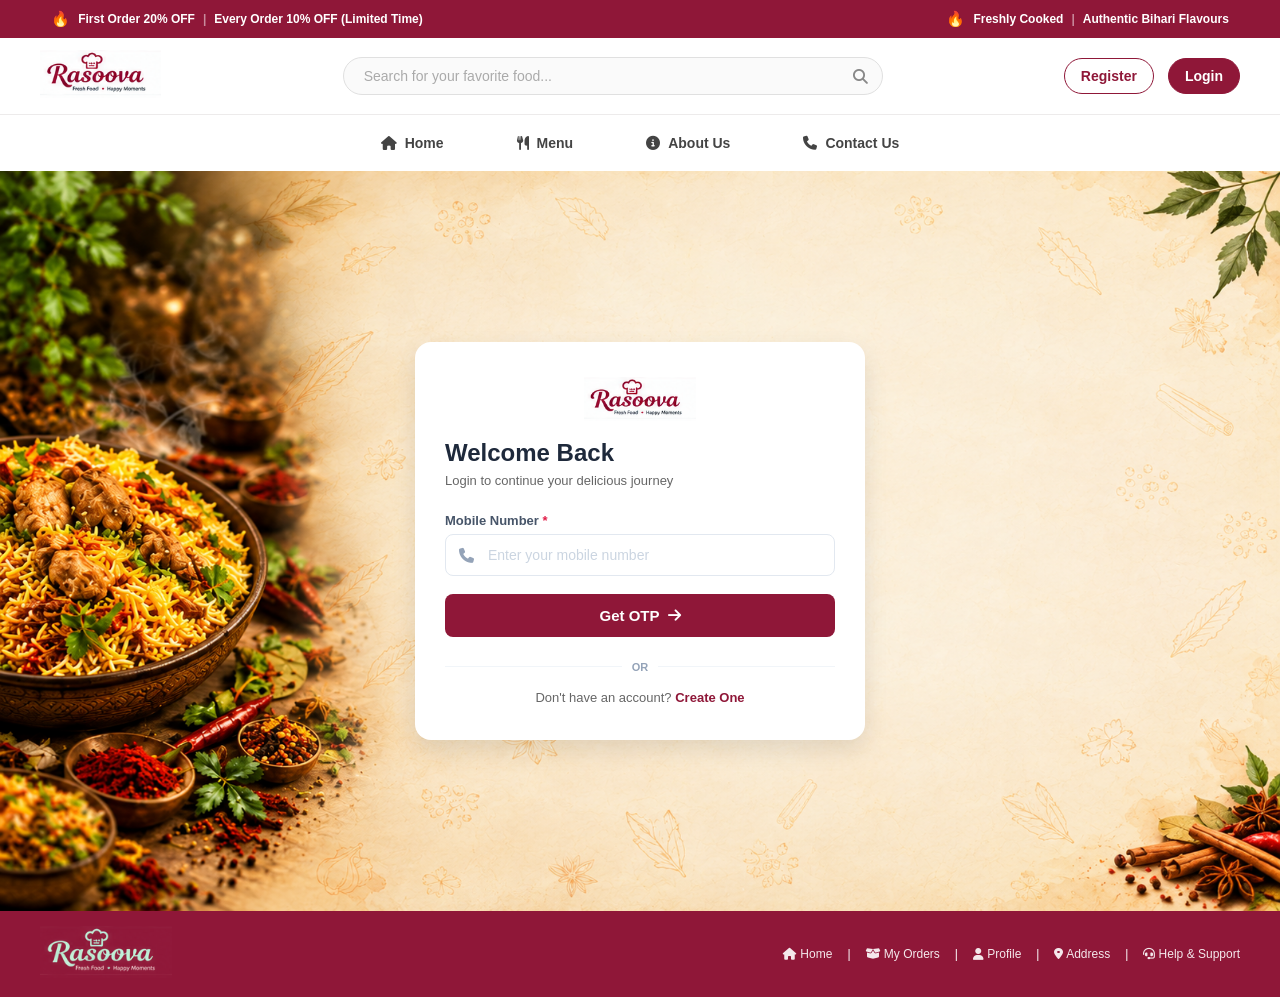
<file: login.html>
<!DOCTYPE html>
<html lang="en">
<head>
  <meta charset="UTF-8" />
  <meta name="viewport" content="width=device-width, initial-scale=1.0"/>
  <title>Rasoova - Login</title>
  <!-- Font Awesome Icons -->
  <link rel="stylesheet" href="https://cdnjs.cloudflare.com/ajax/libs/font-awesome/6.4.0/css/all.min.css"/>

  <style>
    /* Sub-nav visible again */
    :root {
      --primary-maroon: #8f1738;
      --primary-hover: #73122d;
      --light-pink: #fdf2f4;
      --bg-page: #faf8f8;
      --card-bg: #ffffff;
      --border-color: #edebeb;
      --text-dark: #222222;
      --text-muted: #666666;
      --text-light: #888888;
    }

    * {
      margin: 0;
      padding: 0;
      box-sizing: border-box;
      font-family: -apple-system, BlinkMacSystemFont, "Segoe UI", Roboto, Helvetica, Arial, sans-serif;
    }

    body {
      background-color: var(--bg-page);
      color: var(--text-dark);
    }

    /* --- ANNOUNCEMENT BAR --- */
    .announcement {
      height: 38px;
      background: var(--primary-maroon);
      color: #fff;
      display: flex;
      align-items: center;
      justify-content: space-between;
      padding: 0 4%;
      font-size: 12px;
      font-weight: 600;
      gap: 8px;
    }
    .ann-left, .ann-right {
      display: flex;
      align-items: center;
      gap: 8px;
    }
    .ann-fire { font-size: 15px; }
    .ann-sep { opacity: 0.5; }

    /* --- TOP NAVBAR --- */
    .navbar {
      display: flex;
      align-items: center;
      justify-content: space-between;
      padding: 12px 40px;
      background-color: #ffffff;
      border-bottom: 1px solid var(--border-color);
    }

    .brand-logo {
      height: 48px;
      object-fit: contain;
    }

    .nav-search {
      position: relative;
      width: 45%;
      max-width: 550px;
    }

    .nav-search input {
      width: 100%;
      padding: 10px 45px 10px 20px;
      border-radius: 25px;
      border: 1px solid #e0e0e0;
      background-color: #fafafa;
      outline: none;
      font-size: 14px;
      color: #333;
    }

    .nav-search input::placeholder {
      color: #aaa;
    }

    .nav-search .search-btn {
      position: absolute;
      right: 15px;
      top: 50%;
      transform: translateY(-50%);
      background: none;
      border: none;
      color: #888;
      cursor: pointer;
      font-size: 15px;
    }

    .nav-right {
      display: flex;
      align-items: center;
      gap: 20px;
    }

    .auth-actions {
      display: flex;
      align-items: center;
      gap: 14px;
    }

    .auth-actions a {
      padding: 9px 16px;
      border: 1px solid var(--primary-maroon);
      border-radius: 20px;
      color: var(--primary-maroon);
      font-size: 14px;
      font-weight: 600;
      text-decoration: none;
      transition: background-color 0.2s ease, color 0.2s ease;
    }

    .auth-actions a:last-child,
    .auth-actions a:hover {
      background: var(--primary-maroon);
      color: #fff;
    }

    .notification-icon {
      position: relative;
      font-size: 18px;
      color: var(--primary-maroon);
      cursor: pointer;
    }

    .notification-icon .badge {
      position: absolute;
      top: -5px;
      right: -7px;
      background-color: #e53e3e;
      color: #fff;
      font-size: 10px;
      font-weight: bold;
      border-radius: 50%;
      width: 15px;
      height: 15px;
      display: flex;
      align-items: center;
      justify-content: center;
    }

    .user-dropdown {
      display: flex;
      align-items: center;
      gap: 8px;
      cursor: pointer;
    }

    .avatar-small {
      width: 32px;
      height: 32px;
      background-color: var(--light-pink);
      color: var(--primary-maroon);
      border-radius: 50%;
      display: flex;
      align-items: center;
      justify-content: center;
      font-size: 14px;
    }

    .user-name {
      font-weight: 600;
      font-size: 14px;
    }

    .user-dropdown .arrow {
      font-size: 12px;
      color: #666;
    }

    /* --- SUB NAVIGATION BAR --- */
    .sub-nav {
      display: flex;
      justify-content: center;
      align-items: center;
      gap: 25px;
      padding: 12px 0;
      background-color: #ffffff;
      box-shadow: 0 2px 4px rgba(0, 0, 0, 0.02);
    }

    .sub-nav .nav-item {
      display: flex;
      align-items: center;
      gap: 8px;
      padding: 8px 24px;
      border-radius: 20px;
      text-decoration: none;
      color: #444;
      font-weight: 600;
      font-size: 14px;
      transition: all 0.2s ease;
    }

    .sub-nav .nav-item.active {
      background-color: var(--primary-maroon);
      color: #ffffff;
    }

    .sub-nav .nav-item:hover:not(.active) {
      background-color: var(--light-pink);
      color: var(--primary-maroon);
    }

    /* --- HERO SECTION --- */
    .login-section {
      width: 100%;
      min-height: calc(100vh - 160px);
      background: url('./assets/register-login-background.png') no-repeat center center;
      background-size: 100% 100%;
      display: flex;
      align-items: center;
      justify-content: center;
      padding: 40px 20px;
      box-sizing: border-box;
    }

    /* --- FORM CARD --- */
    .login-card {
      background: #ffffff;
      width: 100%;
      max-width: 450px;
      padding: 35px 30px;
      border-radius: 16px;
      box-shadow: 0 10px 25px rgba(0,0,0,0.1);
      transition: all 0.3s ease;
    }

    /* Step Visibility Controls */
    .view-step {
      display: none;
    }

    .view-step.active-step {
      display: block;
    }

    /* STEP 1 STYLES */
    .card-brand-logo {
      height: 44px;
      object-fit: contain;
      margin-bottom: 18px;
      display: block;
      margin-left: auto;
      margin-right: auto;
    }

    .login-card h2 {
      font-size: 24px;
      font-weight: 800;
      color: #1e293b;
      margin-bottom: 6px;
    }

    .login-card p.subtitle {
      font-size: 13px;
      color: var(--text-muted);
      margin-bottom: 25px;
    }

    .form-group {
      margin-bottom: 18px;
    }

    .form-group label {
      display: block;
      font-size: 13px;
      font-weight: 600;
      color: #475569;
      margin-bottom: 6px;
    }

    .form-group label span {
      color: #e11d48;
    }

    .input-wrapper {
      position: relative;
      display: flex;
      align-items: center;
    }

    .input-wrapper i {
      position: absolute;
      left: 14px;
      color: #94a3b8;
      font-size: 15px;
    }

    .input-wrapper input {
      width: 100%;
      padding: 12px 14px 12px 42px;
      border: 1px solid #e2e8f0;
      border-radius: 8px;
      outline: none;
      font-size: 14px;
      color: #334155;
      background-color: #ffffff;
      transition: border-color 0.2s ease;
    }

    .input-wrapper input:focus {
      border-color: var(--primary-maroon);
    }

    .input-wrapper input::placeholder {
      color: #cbd5e1;
    }

    .submit-btn {
      width: 100%;
      padding: 13px;
      background-color: var(--primary-maroon);
      color: #ffffff;
      border: none;
      border-radius: 8px;
      font-size: 15px;
      font-weight: 600;
      cursor: pointer;
      display: flex;
      align-items: center;
      justify-content: center;
      gap: 8px;
      margin-top: 10px;
      transition: background-color 0.2s ease;
      text-decoration: none;
    }

    .submit-btn:hover {
      background-color: var(--primary-hover);
    }

    .login-snackbar {
      position: fixed;
      top: 24px;
      right: 24px;
      z-index: 1000;
      display: flex;
      align-items: center;
      gap: 10px;
      max-width: calc(100% - 32px);
      padding: 13px 18px;
      border-radius: 8px;
      background: #2d7a3c;
      color: #fff;
      box-shadow: 0 8px 24px rgba(0, 0, 0, 0.18);
      font-size: 14px;
      font-weight: 600;
      opacity: 0;
      pointer-events: none;
      transform: translateY(-16px);
      transition: opacity 0.2s ease, transform 0.2s ease;
    }

    .login-snackbar.show {
      opacity: 1;
      transform: translateY(0);
    }

    .divider {
      text-align: center;
      position: relative;
      margin: 20px 0 15px 0;
    }

    .divider::before {
      content: '';
      position: absolute;
      left: 0;
      top: 50%;
      width: 100%;
      height: 1px;
      background-color: #f1f5f9;
      z-index: 1;
    }

    .divider span {
      position: relative;
      background: #ffffff;
      padding: 0 10px;
      font-size: 11px;
      color: #94a3b8;
      font-weight: 600;
      z-index: 2;
    }

    .register-redirect {
      text-align: center;
      font-size: 13px;
      color: var(--text-muted);
    }

    .register-redirect a {
      color: var(--primary-maroon);
      font-weight: 700;
      text-decoration: none;
    }

    .register-redirect a:hover {
      text-decoration: underline;
    }

    /* STEP 2 (OTP) STYLES */
    .otp-header {
      text-align: center;
    }

    .otp-container {
      display: flex;
      gap: 8px;
      justify-content: center;
      margin: 22px 0;
    }

    .otp-input {
      width: 45px;
      height: 48px;
      text-align: center;
      font-size: 18px;
      font-weight: 700;
      border: 1px solid #cbd5e1;
      border-radius: 8px;
      outline: none;
      color: var(--text-dark);
      background-color: #ffffff;
      transition: all 0.2s ease;
    }

    .otp-input:focus {
      border-color: var(--primary-maroon);
      box-shadow: 0 0 0 3px rgba(143, 23, 56, 0.1);
    }

    .otp-meta {
      display: flex;
      justify-content: space-between;
      align-items: center;
      font-size: 13px;
      margin-bottom: 22px;
      padding: 0 4px;
    }

    .timer {
      color: var(--text-muted);
      display: flex;
      align-items: center;
      gap: 6px;
      font-weight: 500;
    }

    .resend-link {
      color: var(--primary-maroon);
      font-weight: 700;
      text-decoration: none;
      cursor: pointer;
    }

    .resend-link:hover {
      text-decoration: underline;
    }

    .security-box {
      background-color: #f0f7ff;
      border-radius: 10px;
      padding: 12px 14px;
      display: flex;
      align-items: center;
      gap: 12px;
      text-align: left;
      margin-top: 20px;
    }

    .security-box i {
      color: #1e3a8a;
      font-size: 16px;
      background: #e0edff;
      padding: 8px;
      border-radius: 50%;
    }

    .security-box p {
      font-size: 11.5px;
      color: #334155;
      line-height: 1.4;
      font-weight: 500;
    }

    .edit-number-btn {
      color: var(--primary-maroon);
      font-size: 12px;
      font-weight: 600;
      cursor: pointer;
      margin-left: 5px;
      text-decoration: underline;
    }

    /* --- FOOTER --- */
    .footer {
      background-color: var(--primary-maroon);
      color: #ffffff;
      display: flex;
      align-items: center;
      justify-content: space-between;
      padding: 15px 40px;
    }

    .footer-logo {
      height: 52px;
      object-fit: contain;
      filter: invert(1);
      mix-blend-mode: screen;
      opacity: 0.95;
    }

    .footer-links {
      display: flex;
      gap: 15px;
      font-size: 12px;
    }

    .footer-links a {
      color: #fff;
      text-decoration: none;
      opacity: 0.9;
    }

    /* --- MOBILE BOTTOM NAV --- */
    .mobile-bottom-nav {
      display: none;
    }

    @media (max-width: 768px) {
      .announcement { display: none; }

      .navbar {
        padding: 10px 20px;
        position: relative;
        justify-content: flex-end;
      }
      .nav-search { display: none; }
      .sub-nav { display: none; }
      .footer { display: none; }
      body { padding-bottom: 70px; }

      .nav-left {
        position: absolute;
        left: 50%;
        transform: translateX(-50%);
      }
      .user-name, .fa-chevron-down {
        display: none;
      }
      .brand-logo { height: 35px; }
      .auth-actions { gap: 6px; }
      .auth-actions a { padding: 6px 9px; font-size: 12px; }

      .login-section {
        background-size: cover;
        padding: 20px 15px;
        min-height: auto;
      }

      .login-card {
        padding: 25px 20px;
      }

      .otp-input {
        width: 38px;
        height: 44px;
        font-size: 16px;
      }

      .mobile-bottom-nav {
        display: flex;
        justify-content: space-around;
        align-items: center;
        position: fixed;
        bottom: 0;
        left: 0;
        right: 0;
        background: var(--primary-maroon);
        padding: 10px 0;
        z-index: 1000;
      }
      .mobile-bottom-nav a {
        display: flex;
        flex-direction: column;
        align-items: center;
        gap: 5px;
        color: #f8b4c4;
        font-size: 10px;
        font-weight: 500;
        text-decoration: none;
      }
      .mobile-bottom-nav a i {
        font-size: 18px;
      }
      .mobile-bottom-nav a.active {
        color: #ffffff;
        font-weight: 600;
      }
      .mobile-bottom-nav a.active::after {
        content: '';
        width: 30px;
        height: 2px;
        background: #ffffff;
        margin-top: 2px;
        border-radius: 2px;
      }
    }
  </style>
</head>
<body>

  <!-- ANNOUNCEMENT BAR -->
  <div class="announcement">
    <div class="ann-left">
      <span class="ann-fire">🔥</span>
      <span>First Order 20% OFF</span>
      <span class="ann-sep">|</span>
      <span>Every Order 10% OFF (Limited Time)</span>
    </div>
    <div class="ann-right">
      <span class="ann-fire">🔥</span>
      <span>Freshly Cooked</span>
      <span class="ann-sep">|</span>
      <span>Authentic Bihari Flavours</span>
    </div>
  </div>

  <!-- TOP NAVBAR -->
  <header class="navbar">
    <div class="nav-left">
      <img src="./assets/rasoova_logo_desktop.png" alt="Rasoova Logo" class="brand-logo" />
    </div>

    <div class="nav-search">
      <input type="text" placeholder="Search for your favorite food..." />
      <button class="search-btn"><i class="fa-solid fa-magnifying-glass"></i></button>
    </div>

    <div class="nav-right">
      <div class="auth-actions">
        <a href="./register.html">Register</a>
        <a href="./login.html">Login</a>
      </div>
    </div>
  </header>

  <!-- SUB NAVIGATION BAR -->
  <nav class="sub-nav">
    <a href="./index.html" class="nav-item">
      <i class="fa-solid fa-house"></i>
      <span>Home</span>
    </a>
    <a href="./menupage.html" class="nav-item">
      <i class="fa-solid fa-utensils"></i>
      <span>Menu</span>
    </a>
    <a href="./index.html#about" class="nav-item">
      <i class="fa-solid fa-circle-info"></i>
      <span>About Us</span>
    </a>
    <a href="./index.html#contact" class="nav-item">
      <i class="fa-solid fa-phone"></i>
      <span>Contact Us</span>
    </a>
  </nav>

  <!-- LOGIN HERO SECTION -->
  <section class="login-section">
    <div class="login-card">
      <!-- STEP 1: LOGIN FORM -->
      <div id="step-login" class="view-step active-step">
        <img src="./assets/rasoova_logo_desktop.png" alt="Rasoova Logo" class="card-brand-logo" />
        <h2>Welcome Back</h2>
        <p class="subtitle">Login to continue your delicious journey</p>

        <form id="loginForm" onsubmit="handleGetOTP(event)">
          <div class="form-group">
            <label for="mobile">Mobile Number <span>*</span></label>
            <div class="input-wrapper">
              <i class="fa-solid fa-phone"></i>
              <input type="tel" id="mobile" placeholder="Enter your mobile number" maxlength="10" pattern="[0-9]{10}" required />
            </div>
          </div>

          <button type="submit" class="submit-btn">
            Get OTP <i class="fa-solid fa-arrow-right"></i>
          </button>
        </form>

        <div class="divider">
          <span>OR</span>
        </div>

        <p class="register-redirect">
          Don't have an account? <a href="./register.html">Create One</a>
        </p>
      </div>

      <!-- STEP 2: OTP VERIFICATION -->
      <div id="step-otp" class="view-step">
        <div class="otp-header">
          <img src="./assets/rasoova_logo_desktop.png" alt="Rasoova Logo" class="card-brand-logo" />
          <h2>Verify Mobile Number</h2>
          <p class="subtitle">
            Enter the 6-digit OTP sent to <strong id="displayMobile">+91 98765 43210</strong>
            <span class="edit-number-btn" onclick="goToLoginStep()">(Change)</span>
          </p>
        </div>

        <form id="otpForm" onsubmit="handleVerifyOTP(event)">
          <div class="otp-container">
            <input type="text" class="otp-input" maxlength="1" required />
            <input type="text" class="otp-input" maxlength="1" required />
            <input type="text" class="otp-input" maxlength="1" required />
            <input type="text" class="otp-input" maxlength="1" required />
            <input type="text" class="otp-input" maxlength="1" required />
            <input type="text" class="otp-input" maxlength="1" required />
          </div>

          <div class="otp-meta">
            <div class="timer">
              <i class="fa-regular fa-clock"></i> <span id="timerText">00:45</span>
            </div>
            <span class="resend-link" onclick="startTimer()">Resend OTP</span>
          </div>

          <button type="submit" class="submit-btn">
            Verify & Login
          </button>
        </form>

        <div class="security-box">
          <i class="fa-solid fa-shield-halved"></i>
          <p>Your details are completely protected.<br>We value your privacy and security.</p>
        </div>
      </div>
    </div>
  </section>

  <!-- FOOTER -->
  <footer class="footer">
    <div class="footer-left">
      <img src="./assets/rasoova_logo_desktop.png" alt="Rasoova Logo" class="footer-logo" />
    </div>

    <div class="footer-links">
      <a href="#"><i class="fa-solid fa-house"></i> Home</a> |
      <a href="#"><i class="fa-solid fa-box-open"></i> My Orders</a> |
      <a href="#"><i class="fa-solid fa-user"></i> Profile</a> |
      <a href="#"><i class="fa-solid fa-location-dot"></i> Address</a> |
      <a href="#"><i class="fa-solid fa-headset"></i> Help & Support</a>
    </div>
  </footer>

  <!-- MOBILE BOTTOM NAV -->
  <nav class="mobile-bottom-nav">
    <a href="#">
      <i class="fa-solid fa-house"></i>
      <span>Home</span>
    </a>
    <a href="#">
      <i class="fa-solid fa-bag-shopping"></i>
      <span>My Orders</span>
    </a>
    <a href="#" class="active">
      <i class="fa-regular fa-user"></i>
      <span>Profile</span>
    </a>
    <a href="#">
      <i class="fa-solid fa-location-dot"></i>
      <span>Address</span>
    </a>
    <a href="#">
      <i class="fa-solid fa-headset"></i>
      <span>Help & Support</span>
    </a>
  </nav>

  <div id="login-snackbar" class="login-snackbar" role="status" aria-live="polite" aria-atomic="true">
    <i class="fa-solid fa-circle-check" aria-hidden="true"></i>
    <span>Login successful!</span>
  </div>

  <!-- JAVASCRIPT FOR PAGE SWITCHING & OTP LOGIC -->
  <script>
    let timerInterval = null;

    // Handle Login Form Submit -> Switch to OTP
    function handleGetOTP(e) {
      e.preventDefault();
      const mobileNumber = document.getElementById('mobile').value;

      document.getElementById('displayMobile').innerText = `+91 ${mobileNumber}`;

      // Switch Step
      document.getElementById('step-login').classList.remove('active-step');
      document.getElementById('step-otp').classList.add('active-step');

      // Auto focus on first input
      const firstOtpInput = document.querySelectorAll('.otp-input')[0];
      firstOtpInput.focus();

      startTimer();
    }

    // Go Back to Login Step
    function goToLoginStep() {
      document.getElementById('step-otp').classList.remove('active-step');
      document.getElementById('step-login').classList.add('active-step');
      if (timerInterval) clearInterval(timerInterval);
    }

    // Handle OTP Submit -> Redirect to index.html
    function handleVerifyOTP(e) {
      e.preventDefault();
      let otp = '';
      document.querySelectorAll('.otp-input').forEach(input => otp += input.value);

      if (otp.length === 6) {
        if (timerInterval) clearInterval(timerInterval);

        // Persist the signed-in state so the homepage can show member controls.
        localStorage.setItem('rasoovaAuth', 'true');
        if (!localStorage.getItem('rasoovaUserName')) {
          localStorage.setItem('rasoovaUserName', 'User');
        }

        const snackbar = document.getElementById('login-snackbar');
        snackbar.classList.add('show');

        setTimeout(() => {
          window.location.href = './index.html';
        }, 1200);
      } else {
        alert('Please enter a valid 6-digit OTP.');
      }
    }

    // Auto-focus logic for 6 OTP boxes
    const otpInputs = document.querySelectorAll('.otp-input');
    otpInputs.forEach((input, index) => {
      input.addEventListener('input', (e) => {
        if (e.target.value.length === 1 && index < otpInputs.length - 1) {
          otpInputs[index + 1].focus();
        }
      });

      input.addEventListener('keydown', (e) => {
        if (e.key === 'Backspace' && !e.target.value && index > 0) {
          otpInputs[index - 1].focus();
        }
      });
    });

    // Countdown Timer logic
    function startTimer() {
      let timeLeft = 45;
      const timerDisplay = document.getElementById('timerText');
      if (timerInterval) clearInterval(timerInterval);

      timerInterval = setInterval(() => {
        if (timeLeft <= 0) {
          clearInterval(timerInterval);
          timerDisplay.innerText = "00:00";
        } else {
          let seconds = timeLeft < 10 ? `0${timeLeft}` : timeLeft;
          timerDisplay.innerText = `00:${seconds}`;
          timeLeft--;
        }
      }, 1000);
    }
  </script>

</body>
</html>
</file>
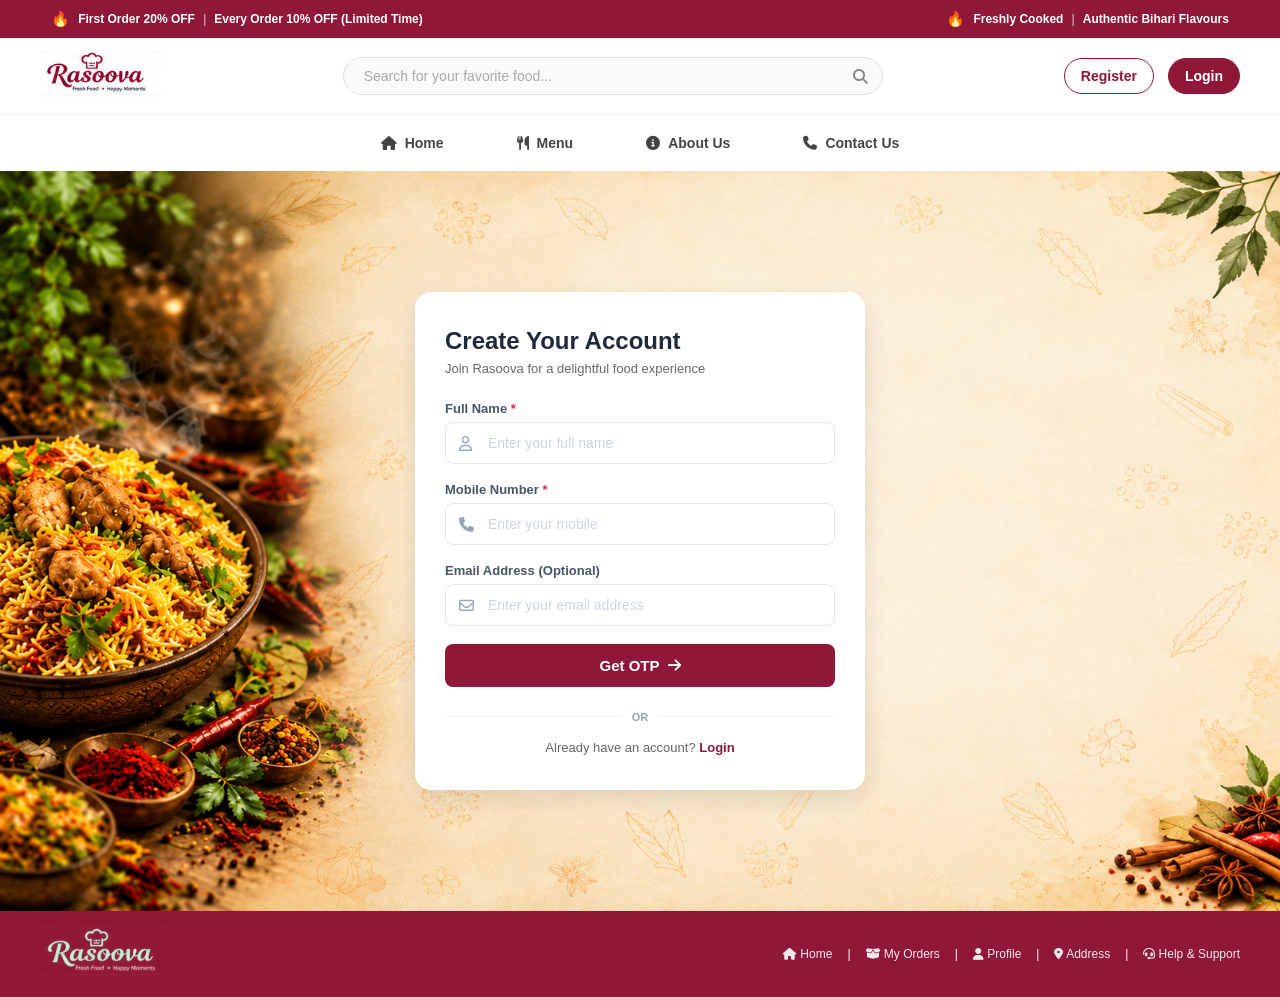
<file: register.html>
<!DOCTYPE html>
<html lang="en">
<head>
  <meta charset="UTF-8" />
  <meta name="viewport" content="width=device-width, initial-scale=1.0"/>
  <title>Rasoova - Register & Verify</title>
  <!-- Font Awesome Icons -->
  <link rel="stylesheet" href="https://cdnjs.cloudflare.com/ajax/libs/font-awesome/6.4.0/css/all.min.css"/>

  <style>
    :root {
      --primary-maroon: #8f1738;
      --primary-hover: #73122d;
      --light-pink: #fdf2f4;
      --bg-page: #faf8f8;
      --card-bg: #ffffff;
      --border-color: #edebeb;
      --text-dark: #222222;
      --text-muted: #666666;
      --text-light: #888888;
    }

    * {
      margin: 0;
      padding: 0;
      box-sizing: border-box;
      font-family: -apple-system, BlinkMacSystemFont, "Segoe UI", Roboto, Helvetica, Arial, sans-serif;
    }

    body {
      background-color: var(--bg-page);
      color: var(--text-dark);
    }

    /* --- ANNOUNCEMENT BAR --- */
    .announcement {
      height: 38px;
      background: var(--primary-maroon);
      color: #fff;
      display: flex;
      align-items: center;
      justify-content: space-between;
      padding: 0 4%;
      font-size: 12px;
      font-weight: 600;
      gap: 8px;
    }
    .ann-left, .ann-right {
      display: flex;
      align-items: center;
      gap: 8px;
    }
    .ann-fire { font-size: 15px; }
    .ann-sep { opacity: 0.5; }

    /* --- TOP NAVBAR --- */
    .navbar {
      display: flex;
      align-items: center;
      justify-content: space-between;
      padding: 12px 40px;
      background-color: #ffffff;
      border-bottom: 1px solid var(--border-color);
    }

    .brand-logo {
      height: 48px;
      object-fit: contain;
    }

    .nav-search {
      position: relative;
      width: 45%;
      max-width: 550px;
    }

    .nav-search input {
      width: 100%;
      padding: 10px 45px 10px 20px;
      border-radius: 25px;
      border: 1px solid #e0e0e0;
      background-color: #fafafa;
      outline: none;
      font-size: 14px;
      color: #333;
    }

    .nav-search input::placeholder {
      color: #aaa;
    }

    .nav-search .search-btn {
      position: absolute;
      right: 15px;
      top: 50%;
      transform: translateY(-50%);
      background: none;
      border: none;
      color: #888;
      cursor: pointer;
      font-size: 15px;
    }

    .nav-right {
      display: flex;
      align-items: center;
      gap: 20px;
    }

    .auth-actions {
      display: flex;
      align-items: center;
      gap: 14px;
    }

    .auth-actions a {
      padding: 9px 16px;
      border: 1px solid var(--primary-maroon);
      border-radius: 20px;
      color: var(--primary-maroon);
      font-size: 14px;
      font-weight: 600;
      text-decoration: none;
      transition: background-color 0.2s ease, color 0.2s ease;
    }

    .auth-actions a:last-child,
    .auth-actions a:hover {
      background: var(--primary-maroon);
      color: #fff;
    }

    .notification-icon {
      position: relative;
      font-size: 18px;
      color: var(--primary-maroon);
      cursor: pointer;
    }

    .notification-icon .badge {
      position: absolute;
      top: -5px;
      right: -7px;
      background-color: #e53e3e;
      color: #fff;
      font-size: 10px;
      font-weight: bold;
      border-radius: 50%;
      width: 15px;
      height: 15px;
      display: flex;
      align-items: center;
      justify-content: center;
    }

    .user-dropdown {
      display: flex;
      align-items: center;
      gap: 8px;
      cursor: pointer;
    }

    .avatar-small {
      width: 32px;
      height: 32px;
      background-color: var(--light-pink);
      color: var(--primary-maroon);
      border-radius: 50%;
      display: flex;
      align-items: center;
      justify-content: center;
      font-size: 14px;
    }

    .user-name {
      font-weight: 600;
      font-size: 14px;
    }

    .user-dropdown .arrow {
      font-size: 12px;
      color: #666;
    }

    /* --- SUB NAVIGATION BAR --- */
    .sub-nav {
      display: flex;
      justify-content: center;
      align-items: center;
      gap: 25px;
      padding: 12px 0;
      background-color: #ffffff;
      box-shadow: 0 2px 4px rgba(0, 0, 0, 0.02);
    }

    .sub-nav .nav-item {
      display: flex;
      align-items: center;
      gap: 8px;
      padding: 8px 24px;
      border-radius: 20px;
      text-decoration: none;
      color: #444;
      font-weight: 600;
      font-size: 14px;
      transition: all 0.2s ease;
    }

    .sub-nav .nav-item.active {
      background-color: var(--primary-maroon);
      color: #ffffff;
    }

    .sub-nav .nav-item:hover:not(.active) {
      background-color: var(--light-pink);
      color: var(--primary-maroon);
    }

    /* --- HERO SECTION --- */
    .register-section {
      width: 100%;
      min-height: calc(100vh - 160px);
      background: url('./assets/register-login-background.png') no-repeat center center;
      background-size: 100% 100%;
      display: flex;
      align-items: center;
      justify-content: center;
      padding: 40px 20px;
      box-sizing: border-box;
    }

    /* --- FORM CARD --- */
    .register-card {
      background: #ffffff;
      width: 100%;
      max-width: 450px;
      padding: 35px 30px;
      border-radius: 16px;
      box-shadow: 0 10px 25px rgba(0,0,0,0.1);
      transition: all 0.3s ease;
    }

    /* Step Visibility Controls */
    .view-step {
      display: none;
    }

    .view-step.active-step {
      display: block;
    }

    /* STEP 1 STYLES */
    .register-card h2 {
      font-size: 24px;
      font-weight: 800;
      color: #1e293b;
      margin-bottom: 6px;
    }

    .register-card p.subtitle {
      font-size: 13px;
      color: var(--text-muted);
      margin-bottom: 25px;
    }

    .form-group {
      margin-bottom: 18px;
    }

    .form-group label {
      display: block;
      font-size: 13px;
      font-weight: 600;
      color: #475569;
      margin-bottom: 6px;
    }

    .form-group label span {
      color: #e11d48;
    }

    .input-wrapper {
      position: relative;
      display: flex;
      align-items: center;
    }

    .input-wrapper i {
      position: absolute;
      left: 14px;
      color: #94a3b8;
      font-size: 15px;
    }

    .input-wrapper input {
      width: 100%;
      padding: 12px 14px 12px 42px;
      border: 1px solid #e2e8f0;
      border-radius: 8px;
      outline: none;
      font-size: 14px;
      color: #334155;
      background-color: #ffffff;
      transition: border-color 0.2s ease;
    }

    .input-wrapper input:focus {
      border-color: var(--primary-maroon);
    }

    .input-wrapper input::placeholder {
      color: #cbd5e1;
    }

    .submit-btn {
      width: 100%;
      padding: 13px;
      background-color: var(--primary-maroon);
      color: #ffffff;
      border: none;
      border-radius: 8px;
      font-size: 15px;
      font-weight: 600;
      cursor: pointer;
      display: flex;
      align-items: center;
      justify-content: center;
      gap: 8px;
      margin-top: 10px;
      transition: background-color 0.2s ease;
      text-decoration: none;
    }

    .submit-btn:hover {
      background-color: var(--primary-hover);
    }

    .divider {
      text-align: center;
      position: relative;
      margin: 20px 0 15px 0;
    }

    .divider::before {
      content: '';
      position: absolute;
      left: 0;
      top: 50%;
      width: 100%;
      height: 1px;
      background-color: #f1f5f9;
      z-index: 1;
    }

    .divider span {
      position: relative;
      background: #ffffff;
      padding: 0 10px;
      font-size: 11px;
      color: #94a3b8;
      font-weight: 600;
      z-index: 2;
    }

    .login-redirect {
      text-align: center;
      font-size: 13px;
      color: var(--text-muted);
    }

    .login-redirect a {
      color: var(--primary-maroon);
      font-weight: 700;
      text-decoration: none;
    }

    .login-redirect a:hover {
      text-decoration: underline;
    }

    /* STEP 2 (OTP) STYLES */
    .otp-header {
      text-align: center;
    }

    .card-brand-logo {
      height: 44px;
      object-fit: contain;
      margin-bottom: 18px;
      display: block;
      margin-left: auto;
      margin-right: auto;
    }

    .otp-container {
      display: flex;
      gap: 8px;
      justify-content: center;
      margin: 22px 0;
    }

    .otp-input {
      width: 45px;
      height: 48px;
      text-align: center;
      font-size: 18px;
      font-weight: 700;
      border: 1px solid #cbd5e1;
      border-radius: 8px;
      outline: none;
      color: var(--text-dark);
      background-color: #ffffff;
      transition: all 0.2s ease;
    }

    .otp-input:focus {
      border-color: var(--primary-maroon);
      box-shadow: 0 0 0 3px rgba(143, 23, 56, 0.1);
    }

    .otp-meta {
      display: flex;
      justify-content: space-between;
      align-items: center;
      font-size: 13px;
      margin-bottom: 22px;
      padding: 0 4px;
    }

    .timer {
      color: var(--text-muted);
      display: flex;
      align-items: center;
      gap: 6px;
      font-weight: 500;
    }

    .resend-link {
      color: var(--primary-maroon);
      font-weight: 700;
      text-decoration: none;
      cursor: pointer;
    }

    .resend-link:hover {
      text-decoration: underline;
    }

    .security-box {
      background-color: #f0f7ff;
      border-radius: 10px;
      padding: 12px 14px;
      display: flex;
      align-items: center;
      gap: 12px;
      text-align: left;
      margin-top: 20px;
    }

    .security-box i {
      color: #1e3a8a;
      font-size: 16px;
      background: #e0edff;
      padding: 8px;
      border-radius: 50%;
    }

    .security-box p {
      font-size: 11.5px;
      color: #334155;
      line-height: 1.4;
      font-weight: 500;
    }

    .edit-number-btn {
      color: var(--primary-maroon);
      font-size: 12px;
      font-weight: 600;
      cursor: pointer;
      margin-left: 5px;
      text-decoration: underline;
    }

    /* STEP 3 (SUCCESS) STYLES */
    .success-card-content {
      text-align: center;
      padding: 10px 0;
    }

    .success-icon-wrapper {
      position: relative;
      width: 100px;
      height: 100px;
      margin: 0 auto 25px auto;
      display: flex;
      align-items: center;
      justify-content: center;
    }

    .green-check-circle {
      width: 72px;
      height: 72px;
      background-color: #22c55e;
      border-radius: 50%;
      display: flex;
      align-items: center;
      justify-content: center;
      color: #ffffff;
      font-size: 36px;
      box-shadow: 0 4px 15px rgba(34, 197, 94, 0.3);
      position: relative;
      z-index: 2;
    }

    /* Decorative Confetti Bits */
    .confetti {
      position: absolute;
      border-radius: 2px;
      z-index: 1;
    }
    .c1 { width: 6px; height: 12px; background: #22c55e; top: 10px; left: 15px; transform: rotate(-25deg); }
    .c2 { width: 8px; height: 8px; background: #ef4444; top: 30px; left: 0px; transform: rotate(45deg); }
    .c3 { width: 7px; height: 14px; background: #22c55e; top: 60px; left: 12px; transform: rotate(15deg); }
    .c4 { width: 9px; height: 5px; background: #84cc16; top: 85px; left: 30px; transform: rotate(-35deg); }
    .c5 { width: 6px; height: 12px; background: #22c55e; top: 10px; right: 18px; transform: rotate(30deg); }
    .c6 { width: 8px; height: 8px; background: #ef4444; top: 32px; right: 2px; transform: rotate(-15deg); }
    .c7 { width: 7px; height: 12px; background: #84cc16; top: 80px; right: 25px; transform: rotate(40deg); }

    .success-card-content h2 {
      font-size: 24px;
      font-weight: 800;
      color: #1e293b;
      margin-bottom: 10px;
    }

    .success-card-content p {
      font-size: 13.5px;
      color: var(--text-muted);
      margin-bottom: 30px;
    }

    /* --- FOOTER --- */
    .footer {
      background-color: var(--primary-maroon);
      color: #ffffff;
      display: flex;
      align-items: center;
      justify-content: space-between;
      padding: 15px 40px;
    }

    .footer-logo {
      height: 52px;
      object-fit: contain;
      filter: invert(1);
      mix-blend-mode: screen;
      opacity: 0.95;
    }

    .footer-links {
      display: flex;
      gap: 15px;
      font-size: 12px;
    }

    .footer-links a {
      color: #fff;
      text-decoration: none;
      opacity: 0.9;
    }

    /* --- MOBILE BOTTOM NAV --- */
    .mobile-bottom-nav {
      display: none;
    }

    @media (max-width: 768px) {
      .announcement { display: none; }

      .navbar {
        padding: 10px 20px;
        position: relative;
        justify-content: flex-end;
      }
      .nav-search { display: none; }
      .sub-nav { display: none; }
      .footer { display: none; }
      body { padding-bottom: 70px; }

      .nav-left {
        position: absolute;
        left: 50%;
        transform: translateX(-50%);
      }
      .user-name, .fa-chevron-down {
        display: none;
      }
      .brand-logo { height: 35px; }
      .auth-actions { gap: 6px; }
      .auth-actions a { padding: 6px 9px; font-size: 12px; }

      .register-section {
        background-size: cover;
        padding: 20px 15px;
        min-height: auto;
      }

      .register-card {
        padding: 25px 20px;
      }

      .otp-input {
        width: 38px;
        height: 44px;
        font-size: 16px;
      }

      .mobile-bottom-nav {
        display: flex;
        justify-content: space-around;
        align-items: center;
        position: fixed;
        bottom: 0;
        left: 0;
        right: 0;
        background: var(--primary-maroon);
        padding: 10px 0;
        z-index: 1000;
      }
      .mobile-bottom-nav a {
        display: flex;
        flex-direction: column;
        align-items: center;
        gap: 5px;
        color: #f8b4c4;
        font-size: 10px;
        font-weight: 500;
        text-decoration: none;
      }
      .mobile-bottom-nav a i {
        font-size: 18px;
      }
      .mobile-bottom-nav a.active {
        color: #ffffff;
        font-weight: 600;
      }
      .mobile-bottom-nav a.active::after {
        content: '';
        width: 30px;
        height: 2px;
        background: #ffffff;
        margin-top: 2px;
        border-radius: 2px;
      }
    }
  </style>
</head>
<body>

  <!-- ANNOUNCEMENT BAR -->
  <div class="announcement">
    <div class="ann-left">
      <span class="ann-fire">🔥</span>
      <span>First Order 20% OFF</span>
      <span class="ann-sep">|</span>
      <span>Every Order 10% OFF (Limited Time)</span>
    </div>
    <div class="ann-right">
      <span class="ann-fire">🔥</span>
      <span>Freshly Cooked</span>
      <span class="ann-sep">|</span>
      <span>Authentic Bihari Flavours</span>
    </div>
  </div>

  <!-- TOP NAVBAR -->
  <header class="navbar">
    <div class="nav-left">
      <img src="./assets/rasoova_logo_desktop.png" alt="Rasoova Logo" class="brand-logo" />
    </div>

    <div class="nav-search">
      <input type="text" placeholder="Search for your favorite food..." />
      <button class="search-btn"><i class="fa-solid fa-magnifying-glass"></i></button>
    </div>

    <div class="nav-right">
      <div class="auth-actions">
        <a href="./register.html">Register</a>
        <a href="./login.html">Login</a>
      </div>
    </div>
  </header>

  <!-- SUB NAVIGATION BAR -->
  <nav class="sub-nav">
    <a href="./index.html" class="nav-item">
      <i class="fa-solid fa-house"></i>
      <span>Home</span>
    </a>
    <a href="./menupage.html" class="nav-item">
      <i class="fa-solid fa-utensils"></i>
      <span>Menu</span>
    </a>
    <a href="./index.html#about" class="nav-item">
      <i class="fa-solid fa-circle-info"></i>
      <span>About Us</span>
    </a>
    <a href="./index.html#contact" class="nav-item">
      <i class="fa-solid fa-phone"></i>
      <span>Contact Us</span>
    </a>
  </nav>

  <!-- REGISTER HERO SECTION -->
  <section class="register-section">
    <div class="register-card">
      
      <!-- STEP 1: REGISTER FORM -->
      <div id="step-register" class="view-step active-step">
        <h2>Create Your Account</h2>
        <p class="subtitle">Join Rasoova for a delightful food experience</p>

        <form id="registerForm" onsubmit="handleGetOTP(event)">
          <div class="form-group">
            <label for="fullname">Full Name <span>*</span></label>
            <div class="input-wrapper">
              <i class="fa-regular fa-user"></i>
              <input type="text" id="fullname" placeholder="Enter your full name" required />
            </div>
          </div>

          <div class="form-group">
            <label for="mobile">Mobile Number <span>*</span></label>
            <div class="input-wrapper">
              <i class="fa-solid fa-phone"></i>
              <input type="tel" id="mobile" placeholder="Enter your mobile" maxlength="10" pattern="[0-9]{10}" required />
            </div>
          </div>

          <div class="form-group">
            <label for="email">Email Address (Optional)</label>
            <div class="input-wrapper">
              <i class="fa-regular fa-envelope"></i>
              <input type="email" id="email" placeholder="Enter your email address" />
            </div>
          </div>

          <button type="submit" class="submit-btn">
            Get OTP <i class="fa-solid fa-arrow-right"></i>
          </button>
        </form>

        <div class="divider">
          <span>OR</span>
        </div>

        <p class="login-redirect">
          Already have an account? <a href="./login.html">Login</a>
        </p>
      </div>

      <!-- STEP 2: OTP VERIFICATION -->
      <div id="step-otp" class="view-step">
        <div class="otp-header">
          <img src="./assets/rasoova_logo_desktop.png" alt="Rasoova Logo" class="card-brand-logo" />
          <h2>Verify Your Mobile Number</h2>
          <p class="subtitle">
            We have sent a 6 digit OTP to <strong id="displayMobile">+91 98765 43210</strong>
            <span class="edit-number-btn" onclick="goToRegisterStep()">(Change)</span>
          </p>
        </div>

        <form id="otpForm" onsubmit="handleVerifyOTP(event)">
          <div class="otp-container">
            <input type="text" class="otp-input" maxlength="1" required />
            <input type="text" class="otp-input" maxlength="1" required />
            <input type="text" class="otp-input" maxlength="1" required />
            <input type="text" class="otp-input" maxlength="1" required />
            <input type="text" class="otp-input" maxlength="1" required />
            <input type="text" class="otp-input" maxlength="1" required />
          </div>

          <div class="otp-meta">
            <div class="timer">
              <i class="fa-regular fa-clock"></i> <span id="timerText">00:45</span>
            </div>
            <span class="resend-link" onclick="startTimer()">Resend OTP</span>
          </div>

          <button type="submit" class="submit-btn">
            Verify & Continue
          </button>
        </form>

        <div class="security-box">
          <i class="fa-solid fa-shield-halved"></i>
          <p>Your mobile number is safe with us.<br>We don't share your data with anyone.</p>
        </div>
      </div>

      <!-- STEP 3: SUCCESS VIEW -->
      <div id="step-success" class="view-step">
        <div class="success-card-content">
          
          <div class="success-icon-wrapper">
            <div class="confetti c1"></div>
            <div class="confetti c2"></div>
            <div class="confetti c3"></div>
            <div class="confetti c4"></div>
            <div class="confetti c5"></div>
            <div class="confetti c6"></div>
            <div class="confetti c7"></div>
            
            <div class="green-check-circle">
              <i class="fa-solid fa-check"></i>
            </div>
          </div>

          <h2>Account Created Successfully!</h2>
          <p>Welcome to Rasoova! Your account has been registered.</p>

          <a href="./index.html" class="submit-btn">
            Go to Home
          </a>
        </div>
      </div>

    </div>
  </section>

  <!-- FOOTER -->
  <footer class="footer">
    <div class="footer-left">
      <img src="./assets/rasoova_logo_desktop.png" alt="Rasoova Logo" class="footer-logo" />
    </div>

    <div class="footer-links">
      <a href="#"><i class="fa-solid fa-house"></i> Home</a> |
      <a href="#"><i class="fa-solid fa-box-open"></i> My Orders</a> |
      <a href="#"><i class="fa-solid fa-user"></i> Profile</a> |
      <a href="#"><i class="fa-solid fa-location-dot"></i> Address</a> |
      <a href="#"><i class="fa-solid fa-headset"></i> Help & Support</a>
    </div>
  </footer>

  <!-- MOBILE BOTTOM NAV -->
  <nav class="mobile-bottom-nav">
    <a href="#">
      <i class="fa-solid fa-house"></i>
      <span>Home</span>
    </a>
    <a href="#">
      <i class="fa-solid fa-bag-shopping"></i>
      <span>My Orders</span>
    </a>
    <a href="#" class="active">
      <i class="fa-regular fa-user"></i>
      <span>Profile</span>
    </a>
    <a href="#">
      <i class="fa-solid fa-location-dot"></i>
      <span>Address</span>
    </a>
    <a href="#">
      <i class="fa-solid fa-headset"></i>
      <span>Help & Support</span>
    </a>
  </nav>

  <!-- JAVASCRIPT FOR PAGE SWITCHING & OTP LOGIC -->
  <script>
    let timerInterval = null;

    // Handle Registration Form Submit -> Switch to OTP
    function handleGetOTP(e) {
      e.preventDefault();
      const mobileNumber = document.getElementById('mobile').value;

      document.getElementById('displayMobile').innerText = `+91 ${mobileNumber}`;

      // Switch Step
      document.getElementById('step-register').classList.remove('active-step');
      document.getElementById('step-otp').classList.add('active-step');

      // Auto focus on first box
      const firstOtpInput = document.querySelectorAll('.otp-input')[0];
      firstOtpInput.focus();

      startTimer();
    }

    // Go Back to Register Step
    function goToRegisterStep() {
      document.getElementById('step-otp').classList.remove('active-step');
      document.getElementById('step-register').classList.add('active-step');
      if (timerInterval) clearInterval(timerInterval);
    }

    // Handle OTP Submit -> Switch to Registration Success Screen
    function handleVerifyOTP(e) {
      e.preventDefault();
      let otp = '';
      document.querySelectorAll('.otp-input').forEach(input => otp += input.value);

      if (otp.length === 6) {
        if (timerInterval) clearInterval(timerInterval);

        // Persist the signed-in state for the homepage header.
        const name = document.getElementById('fullname').value;
        if(name) {
          document.querySelector('.user-name').innerText = name.split(' ')[0];
          localStorage.setItem('rasoovaUserName', name.split(' ')[0]);
        }
        localStorage.setItem('rasoovaAuth', 'true');

        // Switch to Success Step
        document.getElementById('step-otp').classList.remove('active-step');
        document.getElementById('step-success').classList.add('active-step');
      } else {
        alert('Please enter a valid 6-digit OTP.');
      }
    }

    // Auto-focus logic for 6 OTP boxes
    const otpInputs = document.querySelectorAll('.otp-input');
    otpInputs.forEach((input, index) => {
      input.addEventListener('input', (e) => {
        if (e.target.value.length === 1 && index < otpInputs.length - 1) {
          otpInputs[index + 1].focus();
        }
      });

      input.addEventListener('keydown', (e) => {
        if (e.key === 'Backspace' && !e.target.value && index > 0) {
          otpInputs[index - 1].focus();
        }
      });
    });

    // Countdown Timer logic
    function startTimer() {
      let timeLeft = 45;
      const timerDisplay = document.getElementById('timerText');
      if (timerInterval) clearInterval(timerInterval);

      timerInterval = setInterval(() => {
        if (timeLeft <= 0) {
          clearInterval(timerInterval);
          timerDisplay.innerText = "00:00";
        } else {
          let seconds = timeLeft < 10 ? `0${timeLeft}` : timeLeft;
          timerDisplay.innerText = `00:${seconds}`;
          timeLeft--;
        }
      }, 1000);
    }
  </script>

</body>
</html>
</file>
